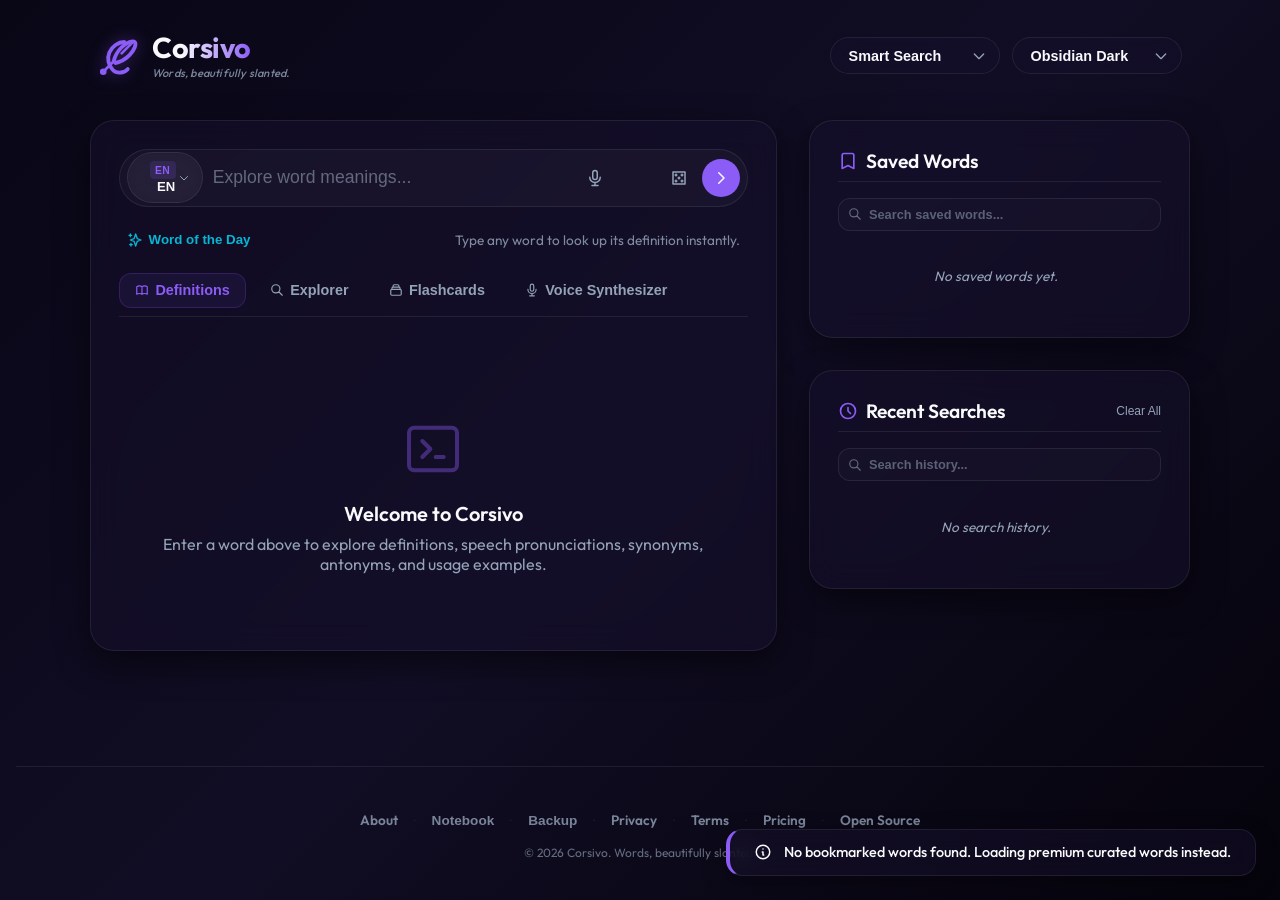
<file: index.html>
<!DOCTYPE html>
<html lang="en">
<head>
    <meta charset="UTF-8">
    <meta name="viewport" content="width=device-width, initial-scale=1.0">
    <title>Corsivo — Words, beautifully slanted.</title>
    <meta name="description" content="Discover word meanings, audio pronunciations, synonyms, and word of the day in Corsivo - a premium, glassmorphic dark-themed app.">
    <link rel="stylesheet" href="styles.css">
    <!-- PWA integration -->
    <link rel="manifest" href="manifest.json">
    <meta name="theme-color" content="#090616">
    <link rel="icon" type="image/svg+xml" href="icon.svg">
    <link rel="apple-touch-icon" href="icon.svg">
</head>
<body>
    <!-- Header -->
    <header>
        <div class="brand">
            <!-- Corsivo Custom SVG Logo (Intertwined Italic C and Quill Pen) -->
            <svg class="brand-icon" viewBox="0 0 24 24" fill="none" stroke="currentColor" stroke-width="2.2" stroke-linecap="round" stroke-linejoin="round" xmlns="http://www.w3.org/2000/svg">
                <!-- Slanted C shape -->
                <path d="M15 4c-3.5 0-7 2.5-8.5 6s-.5 7.5 2 10 7 1.5 8.5-.5" />
                <!-- Slanted Quill Nib & Feather -->
                <path d="M9 15c.5-2.5 2-5.5 4.5-8 3-3 6.5-4 7.5-3s0 4.5-3 7.5c-2.5 2.5-5.5 4-8 4.5z" />
                <path d="M13.5 10.5l6-6" stroke-width="1.5" />
                <!-- Slanted ink draw line -->
                <path d="M9 15l-6 6" stroke-width="1.5" />
                <circle cx="3" cy="21" r="0.8" fill="currentColor" />
            </svg>
            <div class="logo-wrapper">
                <span class="brand-logo">Corsivo</span>
                <span class="brand-tagline">Words, beautifully slanted.</span>
            </div>
        </div>
        <div class="header-controls">
            <!-- Custom API Dropdown Select -->
            <div class="custom-select" id="api-select-container">
                <button class="select-trigger" id="api-select-trigger" aria-haspopup="listbox" aria-expanded="false" aria-label="Select Dictionary Source">
                    <span id="api-select-label">Smart Search</span>
                    <svg class="select-arrow" fill="none" stroke="currentColor" viewBox="0 0 24 24" xmlns="http://www.w3.org/2000/svg">
                        <path stroke-linecap="round" stroke-linejoin="round" stroke-width="2" d="M19 9l-7 7-7-7"></path>
                    </svg>
                </button>
                <ul class="select-options" id="api-select-options" role="listbox">
                    <li data-value="smart" role="option" class="active">Smart Search</li>
                    <li data-value="free" role="option">Free Dictionary</li>
                    <li data-value="wiktionary" role="option">Wiktionary</li>
                    <li data-value="datamuse" role="option">Datamuse</li>
                </ul>
            </div>

            <!-- Custom Theme Dropdown Select -->
            <div class="custom-select" id="theme-select-container">
                <button class="select-trigger" id="theme-select-trigger" aria-haspopup="listbox" aria-expanded="false" aria-label="Select Color Theme">
                    <span id="theme-select-label">Obsidian Dark</span>
                    <svg class="select-arrow" fill="none" stroke="currentColor" viewBox="0 0 24 24" xmlns="http://www.w3.org/2000/svg">
                        <path stroke-linecap="round" stroke-linejoin="round" stroke-width="2" d="M19 9l-7 7-7-7"></path>
                    </svg>
                </button>
                <ul class="select-options" id="theme-select-options" role="listbox">
                    <li data-value="dark" role="option" class="active">Obsidian Dark</li>
                    <li data-value="cyber" role="option">Midnight Cyber</li>
                    <li data-value="emerald" role="option">Emerald Forest</li>
                    <li data-value="sakura" role="option">Sunset Sakura</li>
                    <li data-value="light" role="option">Light Glass</li>
                    <li data-value="sepia" role="option">Sepia Paper</li>
                </ul>
            </div>
        </div>
    </header>

    <!-- Main Layout Wrapper -->
    <div class="app-wrapper">
        <!-- Main Search and Meaning Area -->
        <main class="panel search-container">
            <div class="search-bar-wrapper">
                <!-- Custom Language Dropdown Selector -->
                <div class="custom-select lang-select" id="lang-select-container">
                    <button class="select-trigger lang-trigger" id="lang-select-trigger" aria-haspopup="listbox" aria-expanded="false" aria-label="Select Search Language">
                        <span id="lang-select-label"><span class="lang-code">EN</span> EN</span>
                        <svg class="select-arrow" fill="none" stroke="currentColor" viewBox="0 0 24 24" xmlns="http://www.w3.org/2000/svg">
                            <path stroke-linecap="round" stroke-linejoin="round" stroke-width="2" d="M19 9l-7 7-7-7"></path>
                        </svg>
                    </button>
                    <ul class="select-options lang-options" id="lang-select-options" role="listbox">
                        <li data-value="auto" role="option"><span class="lang-code auto"><svg fill="none" stroke="currentColor" viewBox="0 0 24 24"><path stroke-linecap="round" stroke-linejoin="round" stroke-width="2" d="M5 3v4M3 5h4M6 17v4m-2-2h4m5-16l2.286 6.857L21 12l-5.714 2.143L13 21l-2.286-6.857L5 12l5.714-2.143L13 3z"/></svg></span> Auto Detect</li>
                        <li data-value="en" role="option" class="active"><span class="lang-code">EN</span> English</li>
                        <li data-value="es" role="option"><span class="lang-code">ES</span> Spanish</li>
                        <li data-value="fr" role="option"><span class="lang-code">FR</span> French</li>
                        <li data-value="de" role="option"><span class="lang-code">DE</span> German</li>
                        <li data-value="it" role="option"><span class="lang-code">IT</span> Italian</li>
                        <li data-value="pt-br" role="option"><span class="lang-code">PT</span> Portuguese</li>
                        <li data-value="ru" role="option"><span class="lang-code">RU</span> Russian</li>
                        <li data-value="tr" role="option"><span class="lang-code">TR</span> Turkish</li>
                        <li data-value="ar" role="option"><span class="lang-code">AR</span> Arabic</li>
                        <li data-value="hi" role="option"><span class="lang-code">HI</span> Hindi</li>
                        <li data-value="ja" role="option"><span class="lang-code">JA</span> Japanese</li>
                        <li data-value="zh" role="option"><span class="lang-code">ZH</span> Chinese</li>
                        <li data-value="ko" role="option"><span class="lang-code">KO</span> Korean</li>
                        <li data-value="nl" role="option"><span class="lang-code">NL</span> Dutch</li>
                        <li data-value="pl" role="option"><span class="lang-code">PL</span> Polish</li>
                        <li data-value="sv" role="option"><span class="lang-code">SV</span> Swedish</li>
                    </ul>
                </div>

                <input type="text" id="word" placeholder="Explore word meanings..." aria-label="Search word in dictionary" autocomplete="off">
                
                <div class="input-actions">
                    <!-- Voice Search Microphone -->
                    <button class="voice-btn" id="voice-search-btn" onclick="startVoiceSearch()" title="Voice Search" aria-label="Search by voice">
                        <svg width="18" height="18" fill="none" stroke="currentColor" stroke-width="2" viewBox="0 0 24 24" xmlns="http://www.w3.org/2000/svg">
                            <path stroke-linecap="round" stroke-linejoin="round" stroke-width="2" d="M19 11a7 7 0 01-7 7m0 0a7 7 0 01-7-7m7 7v4m0 0H8m4 0h4m-4-8a3 3 0 01-3-3V5a3 3 0 116 0v6a3 3 0 01-3 3z"></path>
                        </svg>
                    </button>
                    
                    <!-- Clear Input Button -->
                    <button class="clear-btn" id="clear-btn" onclick="clearSearch()" title="Clear search" aria-label="Clear input">
                        <svg width="18" height="18" fill="none" stroke="currentColor" viewBox="0 0 24 24" xmlns="http://www.w3.org/2000/svg">
                            <path stroke-linecap="round" stroke-linejoin="round" stroke-width="2" d="M6 18L18 6M6 6l12 12"></path>
                        </svg>
                    </button>
                    <!-- Random Word Button -->
                    <button class="random-btn" onclick="searchRandomWord()" title="Random Word" aria-label="Get a random word">
                        <!-- Die SVG Icon -->
                        <svg width="18" height="18" fill="none" stroke="currentColor" viewBox="0 0 24 24" xmlns="http://www.w3.org/2000/svg">
                            <path stroke-linecap="round" stroke-linejoin="round" stroke-width="2" d="M4 4h16v16H4V4z"></path>
                            <circle cx="8" cy="8" r="1.5" fill="currentColor"></circle>
                            <circle cx="16" cy="16" r="1.5" fill="currentColor"></circle>
                            <circle cx="12" cy="12" r="1.5" fill="currentColor"></circle>
                            <circle cx="16" cy="8" r="1.5" fill="currentColor"></circle>
                            <circle cx="8" cy="16" r="1.5" fill="currentColor"></circle>
                        </svg>
                    </button>
                    <!-- Submit Search Button -->
                    <button class="search-btn-icon" onclick="getMeaning()" title="Search word" aria-label="Perform search">
                        <svg width="18" height="18" fill="none" stroke="currentColor" viewBox="0 0 24 24" xmlns="http://www.w3.org/2000/svg">
                            <path stroke-linecap="round" stroke-linejoin="round" stroke-width="2" d="M9 5l7 7-7 7"></path>
                        </svg>
                    </button>
                </div>
            </div>

            <!-- Word of the Day Prompt -->
            <div class="quick-tips">
                <button class="word-of-day-btn" onclick="loadWordOfTheDay()">
                    <svg fill="none" stroke="currentColor" viewBox="0 0 24 24" xmlns="http://www.w3.org/2000/svg">
                        <path stroke-linecap="round" stroke-linejoin="round" stroke-width="2" d="M5 3v4M3 5h4M6 17v4m-2-2h4m5-16l2.286 6.857L21 12l-5.714 2.143L13 21l-2.286-6.857L5 12l5.714-2.143L13 3z"></path>
                    </svg>
                    Word of the Day
                </button>
                <span id="quick-tip-text" style="color: var(--text-secondary); opacity: 0.85;">Type any word to look up its definition instantly.</span>
            </div>

            <!-- Result/Feature Tabs -->
            <div class="tabs-header" id="tabs-header">
                <button class="tab-link active" data-tab="definitions" onclick="switchMainTab('definitions')">
                    <svg width="14" height="14" fill="none" stroke="currentColor" stroke-width="2" viewBox="0 0 24 24"><path stroke-linecap="round" stroke-linejoin="round" d="M12 6.253v13m0-13C10.832 5.477 9.246 5 7.5 5S4.168 5.477 3 6.253v13C4.168 18.477 5.754 18 7.5 18s3.332.477 4.5 1.253m0-13C13.168 5.477 14.754 5 16.5 5c1.747 0 3.332.477 4.5 1.253v13C19.832 18.477 18.247 18 16.5 18c-1.746 0-3.332.477-4.5 1.253"/></svg>
                    Definitions
                </button>
                <button class="tab-link" data-tab="explorer" onclick="switchMainTab('explorer')" id="tab-explorer-btn">
                    <svg width="14" height="14" fill="none" stroke="currentColor" stroke-width="2" viewBox="0 0 24 24"><path stroke-linecap="round" stroke-linejoin="round" d="M21 21l-6-6m2-5a7 7 0 11-14 0 7 7 0 0114 0z"/></svg>
                    Explorer
                </button>
                <button class="tab-link" data-tab="flashcards" onclick="switchMainTab('flashcards')">
                    <svg width="14" height="14" fill="none" stroke="currentColor" stroke-width="2" viewBox="0 0 24 24"><path stroke-linecap="round" stroke-linejoin="round" d="M19 11H5m14 0a2 2 0 012 2v6a2 2 0 01-2 2H5a2 2 0 01-2-2v-6a2 2 0 012-2m14 0V9a2 2 0 00-2-2M5 11V9a2 2 0 012-2m0 0V5a2 2 0 012-2h6a2 2 0 012 2v2M7 7h10"/></svg>
                    Flashcards
                </button>
                <button class="tab-link" data-tab="speech" onclick="switchMainTab('speech')">
                    <svg width="14" height="14" fill="none" stroke="currentColor" stroke-width="2" viewBox="0 0 24 24"><path stroke-linecap="round" stroke-linejoin="round" d="M19 11a7 7 0 01-7 7m0 0a7 7 0 01-7-7m7 7v4m0 0H8m4 0h4m-4-8a3 3 0 01-3-3V5a3 3 0 116 0v6a3 3 0 01-3 3z"/></svg>
                    Voice Synthesizer
                </button>
            </div>

            <!-- Tab Panels -->
            <div class="tabs-container">
                <!-- Definitions Tab Panel -->
                <div class="main-tab-content active" id="main-tab-definitions">
                    <div class="result" id="result">
                        <!-- Welcome UI -->
                        <div class="welcome-box">
                            <svg class="welcome-icon" fill="none" stroke="currentColor" viewBox="0 0 24 24" xmlns="http://www.w3.org/2000/svg">
                                <path stroke-linecap="round" stroke-linejoin="round" stroke-width="1.5" d="M8 9l3 3-3 3m5 0h3M5 20h14a2 2 0 002-2V6a2 2 0 00-2-2H5a2 2 0 00-2 2v12a2 2 0 002 2z"></path>
                            </svg>
                            <h3>Welcome to Corsivo</h3>
                            <p>Enter a word above to explore definitions, speech pronunciations, synonyms, antonyms, and usage examples.</p>
                        </div>
                    </div>
                </div>

                <!-- Explorer Tab Panel -->
                <div class="main-tab-content" id="main-tab-explorer">
                    <div class="explorer-placeholder welcome-box">
                        <svg class="welcome-icon" fill="none" stroke="currentColor" viewBox="0 0 24 24" xmlns="http://www.w3.org/2000/svg">
                            <path stroke-linecap="round" stroke-linejoin="round" stroke-width="1.5" d="M11 3.055A9.001 9.001 0 1020.945 13H11V3.055z"></path>
                            <path stroke-linecap="round" stroke-linejoin="round" stroke-width="1.5" d="M20.488 9H15V3.512A9.025 9.025 0 0120.488 9z"></path>
                        </svg>
                        <h3>Word Explorer</h3>
                        <p>Search a word to unlock its semantic network, rhyming dictionary, and audio patterns.</p>
                    </div>
                    <div class="explorer-content" id="explorer-content" style="display: none;"></div>
                </div>

                <!-- Flashcards Tab Panel -->
                <div class="main-tab-content" id="main-tab-flashcards">
                    <div class="flashcards-container">
                        <div class="flashcards-header">
                            <h3>Vocabulary Flashcards</h3>
                            <div class="flashcard-deck-selector">
                                <label>Deck:</label>
                                <div class="inline-custom-select deck-select" id="deck-select-container">
                                    <button class="inline-select-trigger" id="deck-select-trigger" aria-haspopup="listbox" aria-expanded="false">
                                        <span id="deck-select-label">My Bookmarks</span>
                                        <svg class="ics-arrow" fill="none" stroke="currentColor" viewBox="0 0 24 24"><path stroke-linecap="round" stroke-linejoin="round" stroke-width="2.5" d="M19 9l-7 7-7-7"/></svg>
                                    </button>
                                    <ul class="inline-select-options" id="deck-select-options" role="listbox">
                                        <li data-value="bookmarks" role="option" class="active">My Bookmarks</li>
                                        <li data-value="curated" role="option">Premium Vocabulary</li>
                                    </ul>
                                </div>
                            </div>
                        </div>
                        <div class="flashcard-area">
                            <div class="flashcard" id="flashcard" onclick="flipFlashcard()">
                                <div class="flashcard-inner">
                                    <div class="flashcard-front">
                                        <div class="card-side-label">Word</div>
                                        <h4 id="flashcard-word">Explore</h4>
                                        <p class="tap-hint">Tap card to reveal definition</p>
                                    </div>
                                    <div class="flashcard-back">
                                        <div class="card-side-label">Definition</div>
                                        <p id="flashcard-definition">To investigate, look into, or study closely.</p>
                                        <p class="tap-hint">Tap card to see word</p>
                                    </div>
                                </div>
                            </div>
                        </div>
                        <div class="flashcard-controls">
                            <button class="flashcard-btn got-it" onclick="flashcardAnswer(true)">
                                <svg width="16" height="16" fill="none" stroke="currentColor" stroke-width="2.5" viewBox="0 0 24 24"><path stroke-linecap="round" stroke-linejoin="round" d="M5 13l4 4L19 7"/></svg>
                                Know It
                            </button>
                            <button class="flashcard-btn study-more" onclick="flashcardAnswer(false)">
                                <svg width="16" height="16" fill="none" stroke="currentColor" stroke-width="2.5" viewBox="0 0 24 24"><path stroke-linecap="round" stroke-linejoin="round" d="M6 18L18 6M6 6l12 12"/></svg>
                                Review
                            </button>
                        </div>
                        <div class="flashcard-stats">
                            <span id="flashcard-progress">Card 1 of 10</span>
                            <span id="flashcard-score">Score: 0/0</span>
                            <button class="reset-quiz-btn" onclick="initFlashcardGame()">Reset Quiz</button>
                        </div>
                    </div>
                </div>

                <!-- Speech Tab Panel -->
                <div class="main-tab-content" id="main-tab-speech">
                    <div class="speech-controls-panel">
                        <h3>Voice Synthesizer Settings</h3>
                        <p class="subtitle">Customize text-to-speech pronunciations for the dictionary.</p>
                        
                        <div class="speech-setting-row">
                            <label>TTS Voice Accent</label>
                            <div class="inline-custom-select voice-select" id="voice-select-container">
                                <button class="inline-select-trigger" id="voice-select-trigger" aria-haspopup="listbox" aria-expanded="false">
                                    <span id="voice-select-label">Loading voices...</span>
                                    <svg class="ics-arrow" fill="none" stroke="currentColor" viewBox="0 0 24 24"><path stroke-linecap="round" stroke-linejoin="round" stroke-width="2.5" d="M19 9l-7 7-7-7"/></svg>
                                </button>
                                <ul class="inline-select-options" id="voice-select-options" role="listbox"></ul>
                            </div>
                        </div>
                        
                        <div class="speech-setting-row">
                            <label for="pitch-slider">Pitch: <span id="pitch-val">1.0</span></label>
                            <input type="range" id="pitch-slider" min="0.5" max="2" step="0.1" value="1.0" oninput="updatePitchLabel(this.value)">
                        </div>

                        <div class="speech-setting-row">
                            <label for="rate-slider">Speed: <span id="rate-val-tab">1.0x</span></label>
                            <input type="range" id="rate-slider" min="0.5" max="2" step="0.1" value="1.0" oninput="updateRateLabel(this.value)">
                        </div>
                        
                        <button class="test-speech-btn" onclick="testVoiceSynthesis()">
                            <svg width="16" height="16" fill="none" stroke="currentColor" stroke-width="2.5" viewBox="0 0 24 24"><path stroke-linecap="round" stroke-linejoin="round" d="M15.536 8.464a5 5 0 010 7.072m2.828-9.9a9 9 0 010 12.728M5.586 15H4a1 1 0 01-1-1v-4a1 1 0 011-1h1.586l4.707-4.707C10.923 3.663 12 4.109 12 5v14c0 .891-1.077 1.337-1.707.707L5.586 15z"/></svg>
                            Test Voice Accent
                        </button>
                    </div>
                </div>
            </div>
        </main>

        <!-- Sidebar (Bookmarks & History) -->
        <aside class="sidebar">
            <!-- Saved Words Section -->
            <div class="panel">
                <h2 class="sidebar-title">
                    <svg fill="none" stroke="currentColor" viewBox="0 0 24 24" xmlns="http://www.w3.org/2000/svg">
                        <path stroke-linecap="round" stroke-linejoin="round" stroke-width="2" d="M5 5a2 2 0 012-2h10a2 2 0 012 2v16l-7-3.5L5 21V5z"></path>
                    </svg>
                    Saved Words
                </h2>
                <div class="sidebar-search-wrapper">
                    <input type="text" id="bookmarks-search" placeholder="Search saved words..." oninput="filterBookmarks()" class="sidebar-search-input" aria-label="Search saved words">
                    <svg class="sidebar-search-icon" width="14" height="14" fill="none" stroke="currentColor" stroke-width="2" viewBox="0 0 24 24"><path stroke-linecap="round" stroke-linejoin="round" d="M21 21l-6-6m2-5a7 7 0 11-14 0 7 7 0 0114 0z"/></svg>
                </div>
                <ul class="sidebar-list" id="bookmarks-list">
                    <li class="empty-state">No saved words yet. Bookmark words to view them here.</li>
                </ul>
            </div>

            <!-- Recent Searches Section -->
            <div class="panel">
                <h2 class="sidebar-title" style="justify-content: space-between;">
                    <span style="display: flex; align-items: center; gap: 0.5rem;">
                        <svg fill="none" stroke="currentColor" viewBox="0 0 24 24" xmlns="http://www.w3.org/2000/svg">
                            <path stroke-linecap="round" stroke-linejoin="round" stroke-width="2" d="M12 8v4l3 3m6-3a9 9 0 11-18 0 9 9 0 0118 0z"></path>
                        </svg>
                        Recent Searches
                    </span>
                    <button onclick="clearHistory()" style="background: transparent; border: none; color: var(--text-secondary); cursor: pointer; font-size: 0.75rem; font-weight: 500;" id="clear-history-btn" title="Clear all history">Clear All</button>
                </h2>
                <div class="sidebar-search-wrapper">
                    <input type="text" id="history-search" placeholder="Search history..." oninput="filterHistory()" class="sidebar-search-input" aria-label="Search recent history">
                    <svg class="sidebar-search-icon" width="14" height="14" fill="none" stroke="currentColor" stroke-width="2" viewBox="0 0 24 24"><path stroke-linecap="round" stroke-linejoin="round" d="M21 21l-6-6m2-5a7 7 0 11-14 0 7 7 0 0114 0z"/></svg>
                </div>
                <ul class="sidebar-list" id="history-list">
                    <li class="empty-state">No search history.</li>
                </ul>
            </div>
        </aside>
    </div>

    <!-- Custom Modal Dialog System -->
    <div class="modal-overlay" id="custom-modal">
        <div class="modal-card">
            <h3 class="modal-title" id="modal-title">Confirm Action</h3>
            <p class="modal-message" id="modal-message">Are you sure you want to proceed?</p>
            <div class="modal-actions">
                <button class="modal-btn modal-btn-cancel" id="modal-cancel-btn">Cancel</button>
                <button class="modal-btn modal-btn-confirm" id="modal-confirm-btn">Confirm</button>
            </div>
        </div>
    </div>

    <!-- Toast Notifications Container -->
    <div class="toast-container" id="toast-container"></div>

    <!-- Connection Status Widget (Offline/Online Popups) -->
    <div class="connection-widget" id="connection-widget"></div>

    <!-- Tools Modal (Notebook & Backup) -->
    <div class="info-overlay" id="info-modal">
        <div class="info-card">
            <button class="info-close-btn" onclick="closeInfoModal()" aria-label="Close panel">
                <svg width="20" height="20" fill="none" stroke="currentColor" viewBox="0 0 24 24" xmlns="http://www.w3.org/2000/svg">
                    <path stroke-linecap="round" stroke-linejoin="round" stroke-width="2" d="M6 18L18 6M6 6l12 12"></path>
                </svg>
            </button>
            
            <!-- Modal Tabs -->
            <div class="info-tabs">
                <button class="tab-btn active" data-tab="notebook" onclick="switchInfoTab('notebook')">Notebook Manager</button>
                <button class="tab-btn" data-tab="backup" onclick="switchInfoTab('backup')">Backup &amp; Restore</button>
            </div>
            
            <!-- Modal Contents -->
            <div class="info-content-wrapper">
                <!-- Notebook Tab -->
                <div class="tab-content active" id="tab-content-notebook">
                    <h2>Vocabulary Notebook</h2>
                    <p class="subtitle">Search, review, and manage your study notes across all words.</p>
                    <div class="notebook-controls">
                        <input type="text" id="notebook-search" placeholder="Search study notes..." oninput="filterNotebookNotes()" class="sidebar-search-input" style="margin-bottom: 1.5rem;" aria-label="Search study notes">
                    </div>
                    <ul class="notebook-list" id="notebook-list">
                        <li class="empty-state">No notes found. Create custom notes on words to list them here.</li>
                    </ul>
                </div>

                <!-- Backup & Restore Tab -->
                <div class="tab-content" id="tab-content-backup">
                    <h2>Backup &amp; Restore</h2>
                    <p class="subtitle">Import or export your dictionary data (bookmarks, notes, history).</p>
                    <p>Save all your custom vocabulary data, personal comments, and search logs to a JSON file on your local computer, or restore them anytime.</p>
                    
                    <div style="display: flex; gap: 1rem; margin-top: 2rem;">
                        <button onclick="exportData()" class="modal-btn modal-btn-confirm" style="display: flex; align-items: center; gap: 0.5rem; justify-content: center; width: 100%;">
                            <svg width="18" height="18" fill="none" stroke="currentColor" stroke-width="2" viewBox="0 0 24 24" xmlns="http://www.w3.org/2000/svg">
                                <path stroke-linecap="round" stroke-linejoin="round" d="M4 16v1a3 3 0 003 3h10a3 3 0 003-3v-1m-4-4l-4 4m0 0l-4-4m4 4V4"></path>
                            </svg>
                            Export Data (.json)
                        </button>
                        <button onclick="triggerImport()" class="modal-btn modal-btn-cancel" style="display: flex; align-items: center; gap: 0.5rem; justify-content: center; width: 100%; border: 1px dashed var(--border-color);">
                            <svg width="18" height="18" fill="none" stroke="currentColor" stroke-width="2" viewBox="0 0 24 24" xmlns="http://www.w3.org/2000/svg">
                                <path stroke-linecap="round" stroke-linejoin="round" d="M4 16v1a3 3 0 003 3h10a3 3 0 003-3v-1m-4-8l-4-4m0 0L8 8m4-4v12"></path>
                            </svg>
                            Import Data (.json)
                        </button>
                        <input type="file" id="import-file-input" style="display: none;" accept=".json" onchange="importData(event)">
                    </div>
                </div>
            </div>
        </div>
    </div>

    <!-- Footer -->
    <footer>
        <div class="footer-links">
            <a href="about.html">About</a>
            <span class="footer-divider">·</span>
            <button onclick="openInfoModal('notebook')">Notebook</button>
            <span class="footer-divider">·</span>
            <button onclick="openInfoModal('backup')">Backup</button>
            <span class="footer-divider">·</span>
            <a href="privacy.html">Privacy</a>
            <span class="footer-divider">·</span>
            <a href="terms.html">Terms</a>
            <span class="footer-divider">·</span>
            <a href="pricing.html">Pricing</a>
            <span class="footer-divider">·</span>
            <a href="opensource.html">Open Source</a>
        </div>
        <p class="copyright">&copy; 2026 Corsivo. Words, beautifully slanted.</p>
    </footer>

    <!-- Scripts -->
    <script src="script.js"></script>
</body>
</html>
</file>
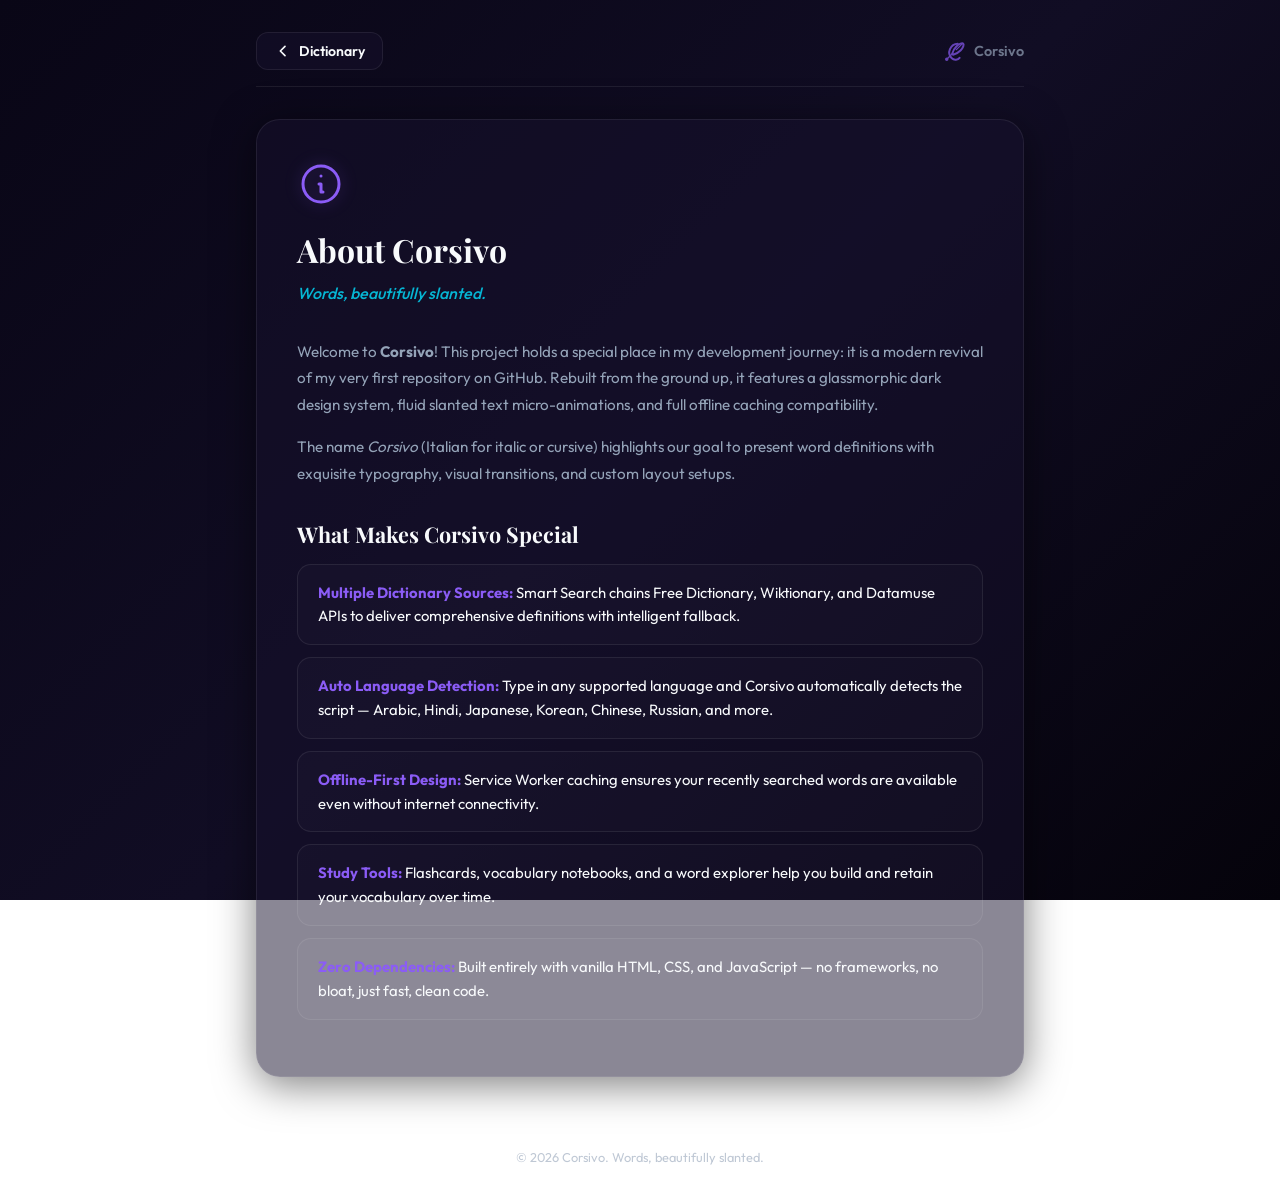
<file: about.html>
<!DOCTYPE html>
<html lang="en">
<head>
    <meta charset="UTF-8">
    <meta name="viewport" content="width=device-width, initial-scale=1.0">
    <title>About — Corsivo</title>
    <meta name="description" content="Learn about Corsivo, a modern revival of a classic dictionary app featuring glassmorphic design, offline caching, and beautiful typography.">
    <link rel="stylesheet" href="styles.css">
    <link rel="manifest" href="manifest.json">
    <meta name="theme-color" content="#090616">
    <link rel="icon" type="image/svg+xml" href="icon.svg">
</head>
<body>
    <div class="page-layout">
        <nav class="page-nav">
            <a href="index.html" class="page-back-btn">
                <svg fill="none" stroke="currentColor" viewBox="0 0 24 24"><path stroke-linecap="round" stroke-linejoin="round" stroke-width="2.5" d="M15 19l-7-7 7-7"/></svg>
                Dictionary
            </a>
            <a href="index.html" class="nav-brand">
                <svg viewBox="0 0 24 24" fill="none" stroke="currentColor" stroke-width="2.2" stroke-linecap="round" stroke-linejoin="round">
                    <path d="M15 4c-3.5 0-7 2.5-8.5 6s-.5 7.5 2 10 7 1.5 8.5-.5" />
                    <path d="M9 15c.5-2.5 2-5.5 4.5-8 3-3 6.5-4 7.5-3s0 4.5-3 7.5c-2.5 2.5-5.5 4-8 4.5z" />
                    <path d="M13.5 10.5l6-6" stroke-width="1.5" />
                    <path d="M9 15l-6 6" stroke-width="1.5" />
                    <circle cx="3" cy="21" r="0.8" fill="currentColor" />
                </svg>
                Corsivo
            </a>
        </nav>

        <div class="page-card">
            <svg class="page-icon" fill="none" stroke="currentColor" viewBox="0 0 24 24">
                <path stroke-linecap="round" stroke-linejoin="round" stroke-width="1.5" d="M13 16h-1v-4h-1m1-4h.01M21 12a9 9 0 11-18 0 9 9 0 0118 0z"/>
            </svg>
            <h1>About Corsivo</h1>
            <p class="page-subtitle">Words, beautifully slanted.</p>

            <p>Welcome to <strong>Corsivo</strong>! This project holds a special place in my development journey: it is a modern revival of my very first repository on GitHub. Rebuilt from the ground up, it features a glassmorphic dark design system, fluid slanted text micro-animations, and full offline caching compatibility.</p>

            <p>The name <em>Corsivo</em> (Italian for italic or cursive) highlights our goal to present word definitions with exquisite typography, visual transitions, and custom layout setups.</p>

            <h2>What Makes Corsivo Special</h2>
            <ul>
                <li><strong>Multiple Dictionary Sources:</strong> Smart Search chains Free Dictionary, Wiktionary, and Datamuse APIs to deliver comprehensive definitions with intelligent fallback.</li>
                <li><strong>Auto Language Detection:</strong> Type in any supported language and Corsivo automatically detects the script — Arabic, Hindi, Japanese, Korean, Chinese, Russian, and more.</li>
                <li><strong>Offline-First Design:</strong> Service Worker caching ensures your recently searched words are available even without internet connectivity.</li>
                <li><strong>Study Tools:</strong> Flashcards, vocabulary notebooks, and a word explorer help you build and retain your vocabulary over time.</li>
                <li><strong>Zero Dependencies:</strong> Built entirely with vanilla HTML, CSS, and JavaScript — no frameworks, no bloat, just fast, clean code.</li>
            </ul>
        </div>

        <div class="page-footer">
            &copy; 2026 Corsivo. Words, beautifully slanted.
        </div>
    </div>

    <script>
        // Load saved theme
        const savedTheme = localStorage.getItem("lexicon_theme") || "dark";
        document.body.className = savedTheme;
    </script>
</body>
</html>
</file>
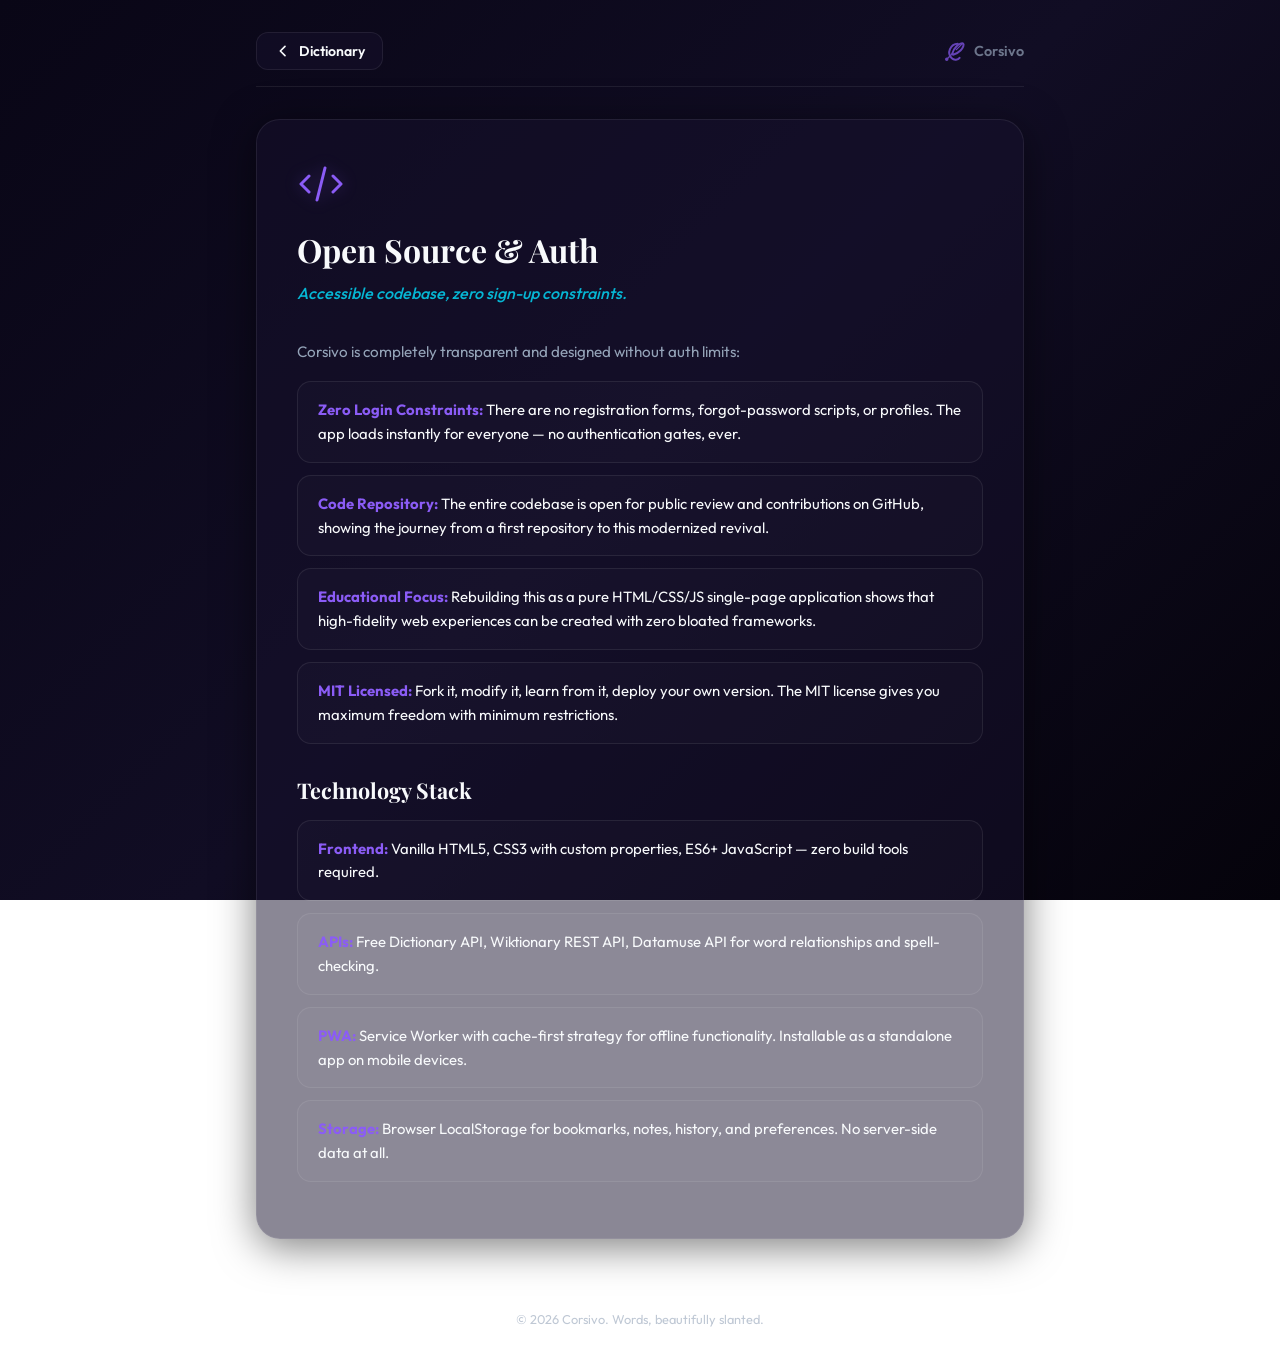
<file: opensource.html>
<!DOCTYPE html>
<html lang="en">
<head>
    <meta charset="UTF-8">
    <meta name="viewport" content="width=device-width, initial-scale=1.0">
    <title>Open Source & Auth — Corsivo</title>
    <meta name="description" content="Corsivo is fully open source with zero login constraints. Accessible codebase under MIT license.">
    <link rel="stylesheet" href="styles.css">
    <link rel="manifest" href="manifest.json">
    <meta name="theme-color" content="#090616">
    <link rel="icon" type="image/svg+xml" href="icon.svg">
</head>
<body>
    <div class="page-layout">
        <nav class="page-nav">
            <a href="index.html" class="page-back-btn">
                <svg fill="none" stroke="currentColor" viewBox="0 0 24 24"><path stroke-linecap="round" stroke-linejoin="round" stroke-width="2.5" d="M15 19l-7-7 7-7"/></svg>
                Dictionary
            </a>
            <a href="index.html" class="nav-brand">
                <svg viewBox="0 0 24 24" fill="none" stroke="currentColor" stroke-width="2.2" stroke-linecap="round" stroke-linejoin="round">
                    <path d="M15 4c-3.5 0-7 2.5-8.5 6s-.5 7.5 2 10 7 1.5 8.5-.5" />
                    <path d="M9 15c.5-2.5 2-5.5 4.5-8 3-3 6.5-4 7.5-3s0 4.5-3 7.5c-2.5 2.5-5.5 4-8 4.5z" />
                    <path d="M13.5 10.5l6-6" stroke-width="1.5" />
                    <path d="M9 15l-6 6" stroke-width="1.5" />
                    <circle cx="3" cy="21" r="0.8" fill="currentColor" />
                </svg>
                Corsivo
            </a>
        </nav>

        <div class="page-card">
            <svg class="page-icon" fill="none" stroke="currentColor" viewBox="0 0 24 24">
                <path stroke-linecap="round" stroke-linejoin="round" stroke-width="1.5" d="M10 20l4-16m4 4l4 4-4 4M6 16l-4-4 4-4"/>
            </svg>
            <h1>Open Source & Auth</h1>
            <p class="page-subtitle">Accessible codebase, zero sign-up constraints.</p>

            <p>Corsivo is completely transparent and designed without auth limits:</p>

            <ul>
                <li><strong>Zero Login Constraints:</strong> There are no registration forms, forgot-password scripts, or profiles. The app loads instantly for everyone — no authentication gates, ever.</li>
                <li><strong>Code Repository:</strong> The entire codebase is open for public review and contributions on GitHub, showing the journey from a first repository to this modernized revival.</li>
                <li><strong>Educational Focus:</strong> Rebuilding this as a pure HTML/CSS/JS single-page application shows that high-fidelity web experiences can be created with zero bloated frameworks.</li>
                <li><strong>MIT Licensed:</strong> Fork it, modify it, learn from it, deploy your own version. The MIT license gives you maximum freedom with minimum restrictions.</li>
            </ul>

            <h2>Technology Stack</h2>
            <ul>
                <li><strong>Frontend:</strong> Vanilla HTML5, CSS3 with custom properties, ES6+ JavaScript — zero build tools required.</li>
                <li><strong>APIs:</strong> Free Dictionary API, Wiktionary REST API, Datamuse API for word relationships and spell-checking.</li>
                <li><strong>PWA:</strong> Service Worker with cache-first strategy for offline functionality. Installable as a standalone app on mobile devices.</li>
                <li><strong>Storage:</strong> Browser LocalStorage for bookmarks, notes, history, and preferences. No server-side data at all.</li>
            </ul>
        </div>

        <div class="page-footer">
            &copy; 2026 Corsivo. Words, beautifully slanted.
        </div>
    </div>

    <script>
        const savedTheme = localStorage.getItem("lexicon_theme") || "dark";
        document.body.className = savedTheme;
    </script>
</body>
</html>
</file>
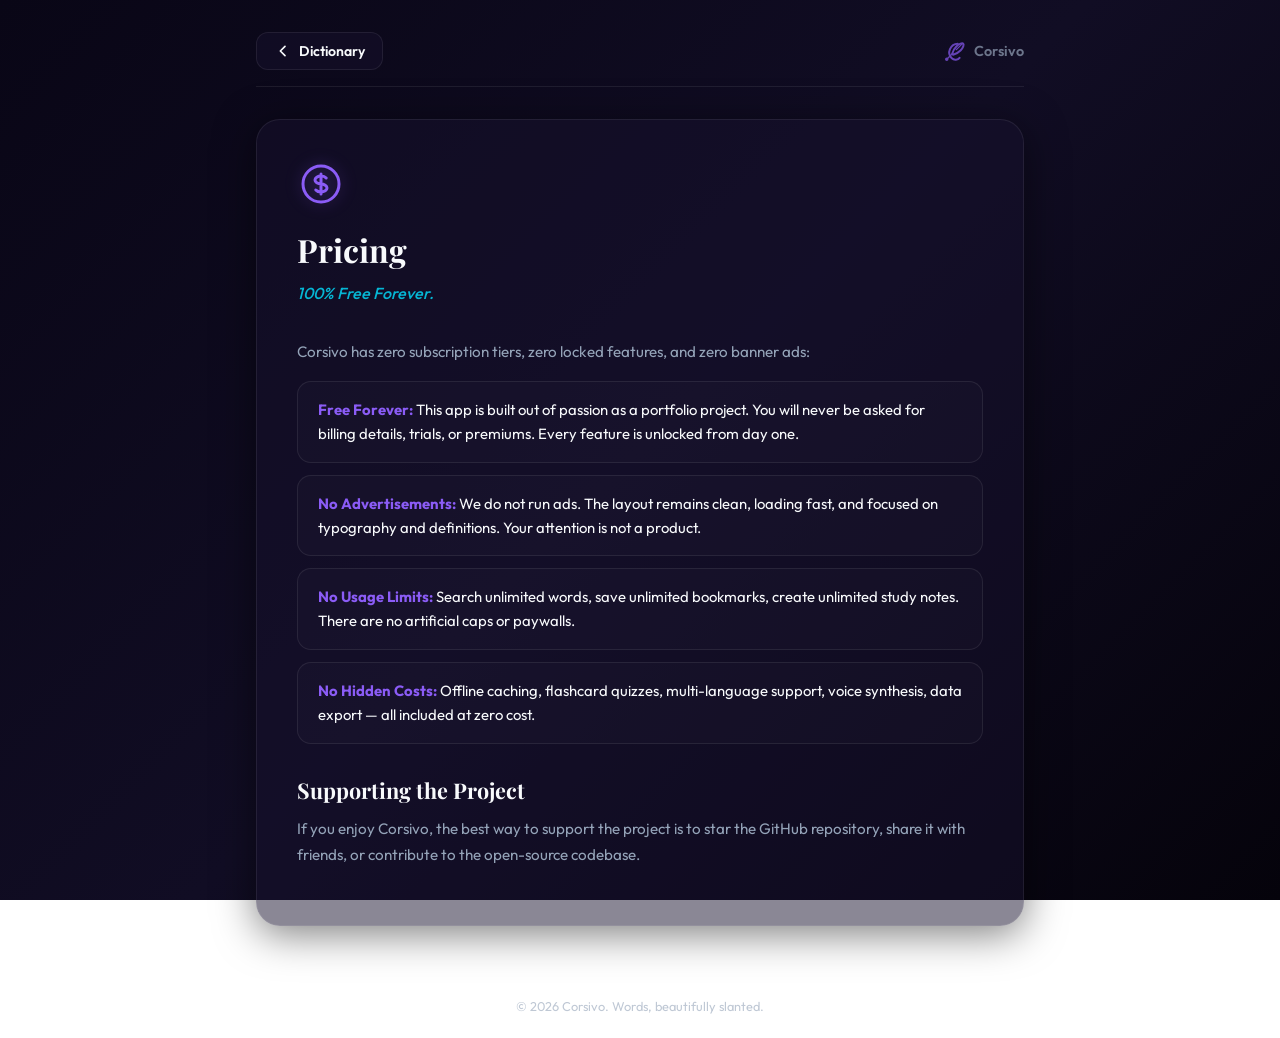
<file: pricing.html>
<!DOCTYPE html>
<html lang="en">
<head>
    <meta charset="UTF-8">
    <meta name="viewport" content="width=device-width, initial-scale=1.0">
    <title>Pricing — Corsivo</title>
    <meta name="description" content="Corsivo is 100% free forever. No subscriptions, no ads, no locked features.">
    <link rel="stylesheet" href="styles.css">
    <link rel="manifest" href="manifest.json">
    <meta name="theme-color" content="#090616">
    <link rel="icon" type="image/svg+xml" href="icon.svg">
</head>
<body>
    <div class="page-layout">
        <nav class="page-nav">
            <a href="index.html" class="page-back-btn">
                <svg fill="none" stroke="currentColor" viewBox="0 0 24 24"><path stroke-linecap="round" stroke-linejoin="round" stroke-width="2.5" d="M15 19l-7-7 7-7"/></svg>
                Dictionary
            </a>
            <a href="index.html" class="nav-brand">
                <svg viewBox="0 0 24 24" fill="none" stroke="currentColor" stroke-width="2.2" stroke-linecap="round" stroke-linejoin="round">
                    <path d="M15 4c-3.5 0-7 2.5-8.5 6s-.5 7.5 2 10 7 1.5 8.5-.5" />
                    <path d="M9 15c.5-2.5 2-5.5 4.5-8 3-3 6.5-4 7.5-3s0 4.5-3 7.5c-2.5 2.5-5.5 4-8 4.5z" />
                    <path d="M13.5 10.5l6-6" stroke-width="1.5" />
                    <path d="M9 15l-6 6" stroke-width="1.5" />
                    <circle cx="3" cy="21" r="0.8" fill="currentColor" />
                </svg>
                Corsivo
            </a>
        </nav>

        <div class="page-card">
            <svg class="page-icon" fill="none" stroke="currentColor" viewBox="0 0 24 24">
                <path stroke-linecap="round" stroke-linejoin="round" stroke-width="1.5" d="M12 8c-1.657 0-3 .895-3 2s1.343 2 3 2 3 .895 3 2-1.343 2-3 2m0-8c1.11 0 2.08.402 2.599 1M12 8V7m0 1v8m0 0v1m0-1c-1.11 0-2.08-.402-2.599-1M21 12a9 9 0 11-18 0 9 9 0 0118 0z"/>
            </svg>
            <h1>Pricing</h1>
            <p class="page-subtitle">100% Free Forever.</p>

            <p>Corsivo has zero subscription tiers, zero locked features, and zero banner ads:</p>

            <ul>
                <li><strong>Free Forever:</strong> This app is built out of passion as a portfolio project. You will never be asked for billing details, trials, or premiums. Every feature is unlocked from day one.</li>
                <li><strong>No Advertisements:</strong> We do not run ads. The layout remains clean, loading fast, and focused on typography and definitions. Your attention is not a product.</li>
                <li><strong>No Usage Limits:</strong> Search unlimited words, save unlimited bookmarks, create unlimited study notes. There are no artificial caps or paywalls.</li>
                <li><strong>No Hidden Costs:</strong> Offline caching, flashcard quizzes, multi-language support, voice synthesis, data export — all included at zero cost.</li>
            </ul>

            <h2>Supporting the Project</h2>
            <p>If you enjoy Corsivo, the best way to support the project is to star the GitHub repository, share it with friends, or contribute to the open-source codebase.</p>
        </div>

        <div class="page-footer">
            &copy; 2026 Corsivo. Words, beautifully slanted.
        </div>
    </div>

    <script>
        const savedTheme = localStorage.getItem("lexicon_theme") || "dark";
        document.body.className = savedTheme;
    </script>
</body>
</html>
</file>
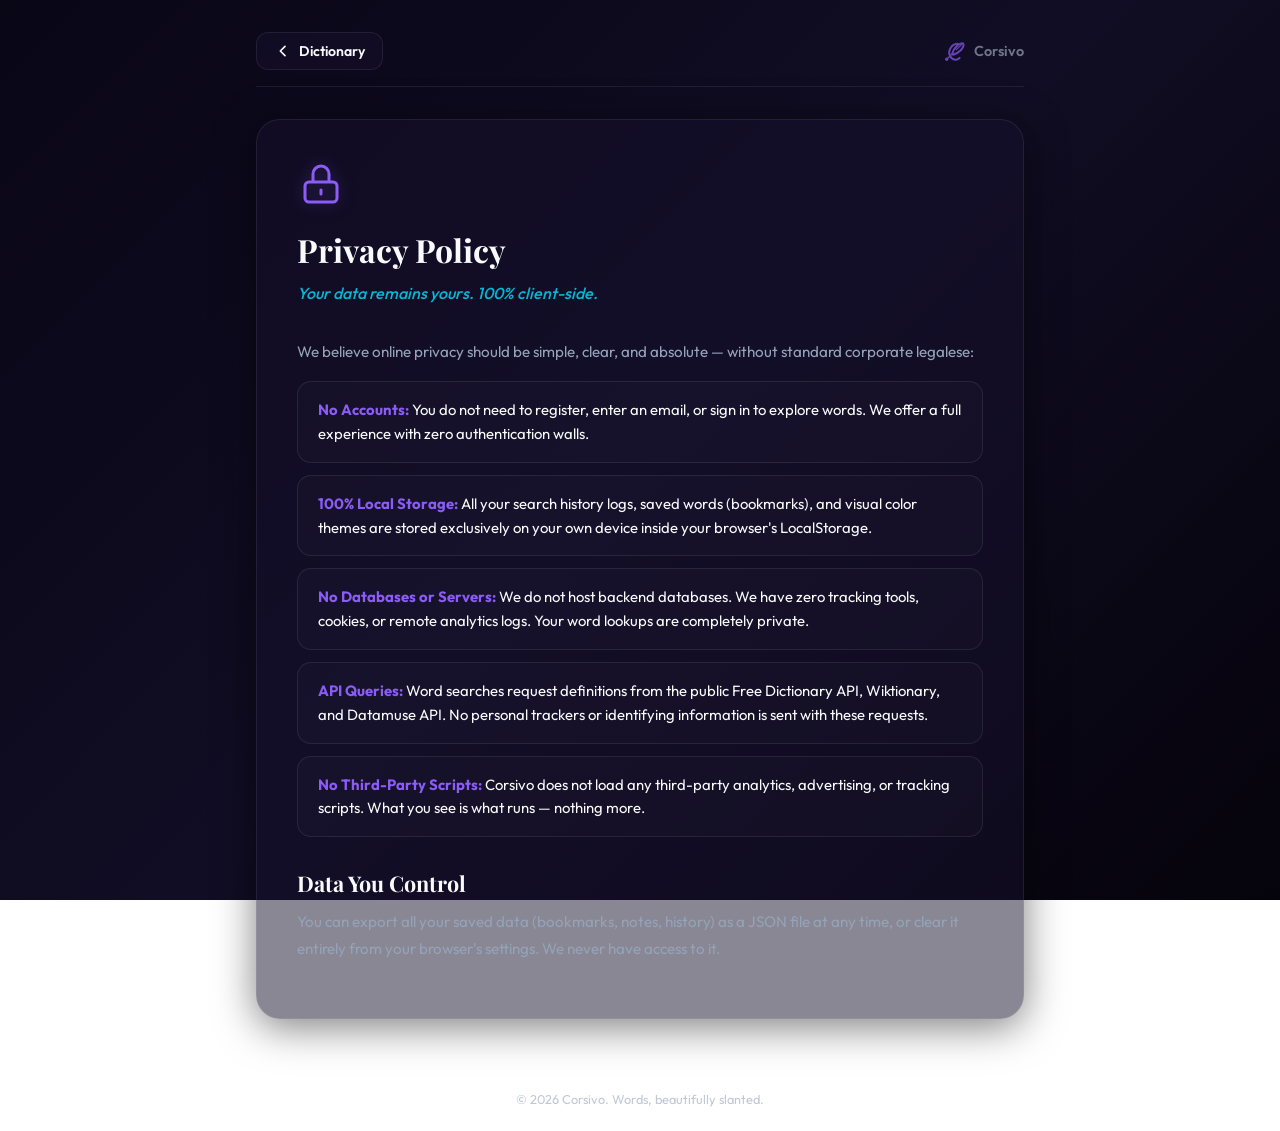
<file: privacy.html>
<!DOCTYPE html>
<html lang="en">
<head>
    <meta charset="UTF-8">
    <meta name="viewport" content="width=device-width, initial-scale=1.0">
    <title>Privacy Policy — Corsivo</title>
    <meta name="description" content="Corsivo Privacy Policy. Your data remains 100% on your device. No accounts, no tracking, no databases.">
    <link rel="stylesheet" href="styles.css">
    <link rel="manifest" href="manifest.json">
    <meta name="theme-color" content="#090616">
    <link rel="icon" type="image/svg+xml" href="icon.svg">
</head>
<body>
    <div class="page-layout">
        <nav class="page-nav">
            <a href="index.html" class="page-back-btn">
                <svg fill="none" stroke="currentColor" viewBox="0 0 24 24"><path stroke-linecap="round" stroke-linejoin="round" stroke-width="2.5" d="M15 19l-7-7 7-7"/></svg>
                Dictionary
            </a>
            <a href="index.html" class="nav-brand">
                <svg viewBox="0 0 24 24" fill="none" stroke="currentColor" stroke-width="2.2" stroke-linecap="round" stroke-linejoin="round">
                    <path d="M15 4c-3.5 0-7 2.5-8.5 6s-.5 7.5 2 10 7 1.5 8.5-.5" />
                    <path d="M9 15c.5-2.5 2-5.5 4.5-8 3-3 6.5-4 7.5-3s0 4.5-3 7.5c-2.5 2.5-5.5 4-8 4.5z" />
                    <path d="M13.5 10.5l6-6" stroke-width="1.5" />
                    <path d="M9 15l-6 6" stroke-width="1.5" />
                    <circle cx="3" cy="21" r="0.8" fill="currentColor" />
                </svg>
                Corsivo
            </a>
        </nav>

        <div class="page-card">
            <svg class="page-icon" fill="none" stroke="currentColor" viewBox="0 0 24 24">
                <path stroke-linecap="round" stroke-linejoin="round" stroke-width="1.5" d="M12 15v2m-6 4h12a2 2 0 002-2v-6a2 2 0 00-2-2H6a2 2 0 00-2 2v6a2 2 0 002 2zm10-10V7a4 4 0 00-8 0v4h8z"/>
            </svg>
            <h1>Privacy Policy</h1>
            <p class="page-subtitle">Your data remains yours. 100% client-side.</p>

            <p>We believe online privacy should be simple, clear, and absolute — without standard corporate legalese:</p>

            <ul>
                <li><strong>No Accounts:</strong> You do not need to register, enter an email, or sign in to explore words. We offer a full experience with zero authentication walls.</li>
                <li><strong>100% Local Storage:</strong> All your search history logs, saved words (bookmarks), and visual color themes are stored exclusively on your own device inside your browser's LocalStorage.</li>
                <li><strong>No Databases or Servers:</strong> We do not host backend databases. We have zero tracking tools, cookies, or remote analytics logs. Your word lookups are completely private.</li>
                <li><strong>API Queries:</strong> Word searches request definitions from the public Free Dictionary API, Wiktionary, and Datamuse API. No personal trackers or identifying information is sent with these requests.</li>
                <li><strong>No Third-Party Scripts:</strong> Corsivo does not load any third-party analytics, advertising, or tracking scripts. What you see is what runs — nothing more.</li>
            </ul>

            <h2>Data You Control</h2>
            <p>You can export all your saved data (bookmarks, notes, history) as a JSON file at any time, or clear it entirely from your browser's settings. We never have access to it.</p>
        </div>

        <div class="page-footer">
            &copy; 2026 Corsivo. Words, beautifully slanted.
        </div>
    </div>

    <script>
        const savedTheme = localStorage.getItem("lexicon_theme") || "dark";
        document.body.className = savedTheme;
    </script>
</body>
</html>
</file>
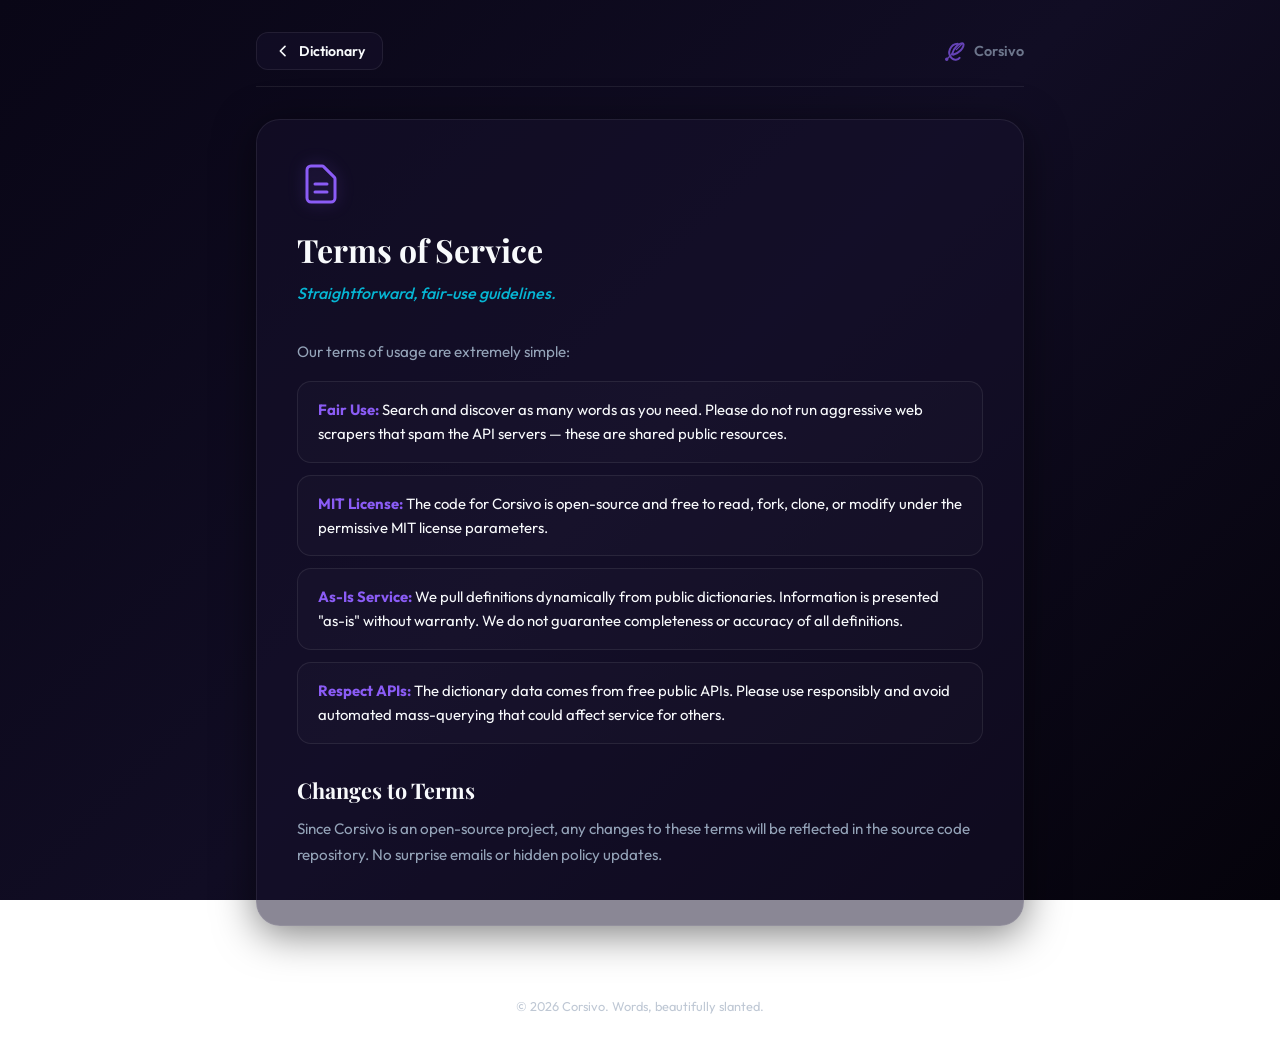
<file: terms.html>
<!DOCTYPE html>
<html lang="en">
<head>
    <meta charset="UTF-8">
    <meta name="viewport" content="width=device-width, initial-scale=1.0">
    <title>Terms of Service — Corsivo</title>
    <meta name="description" content="Corsivo Terms of Service. Fair use, MIT license, open source dictionary app.">
    <link rel="stylesheet" href="styles.css">
    <link rel="manifest" href="manifest.json">
    <meta name="theme-color" content="#090616">
    <link rel="icon" type="image/svg+xml" href="icon.svg">
</head>
<body>
    <div class="page-layout">
        <nav class="page-nav">
            <a href="index.html" class="page-back-btn">
                <svg fill="none" stroke="currentColor" viewBox="0 0 24 24"><path stroke-linecap="round" stroke-linejoin="round" stroke-width="2.5" d="M15 19l-7-7 7-7"/></svg>
                Dictionary
            </a>
            <a href="index.html" class="nav-brand">
                <svg viewBox="0 0 24 24" fill="none" stroke="currentColor" stroke-width="2.2" stroke-linecap="round" stroke-linejoin="round">
                    <path d="M15 4c-3.5 0-7 2.5-8.5 6s-.5 7.5 2 10 7 1.5 8.5-.5" />
                    <path d="M9 15c.5-2.5 2-5.5 4.5-8 3-3 6.5-4 7.5-3s0 4.5-3 7.5c-2.5 2.5-5.5 4-8 4.5z" />
                    <path d="M13.5 10.5l6-6" stroke-width="1.5" />
                    <path d="M9 15l-6 6" stroke-width="1.5" />
                    <circle cx="3" cy="21" r="0.8" fill="currentColor" />
                </svg>
                Corsivo
            </a>
        </nav>

        <div class="page-card">
            <svg class="page-icon" fill="none" stroke="currentColor" viewBox="0 0 24 24">
                <path stroke-linecap="round" stroke-linejoin="round" stroke-width="1.5" d="M9 12h6m-6 4h6m2 5H7a2 2 0 01-2-2V5a2 2 0 012-2h5.586a1 1 0 01.707.293l5.414 5.414a1 1 0 01.293.707V19a2 2 0 01-2 2z"/>
            </svg>
            <h1>Terms of Service</h1>
            <p class="page-subtitle">Straightforward, fair-use guidelines.</p>

            <p>Our terms of usage are extremely simple:</p>

            <ul>
                <li><strong>Fair Use:</strong> Search and discover as many words as you need. Please do not run aggressive web scrapers that spam the API servers — these are shared public resources.</li>
                <li><strong>MIT License:</strong> The code for Corsivo is open-source and free to read, fork, clone, or modify under the permissive MIT license parameters.</li>
                <li><strong>As-Is Service:</strong> We pull definitions dynamically from public dictionaries. Information is presented "as-is" without warranty. We do not guarantee completeness or accuracy of all definitions.</li>
                <li><strong>Respect APIs:</strong> The dictionary data comes from free public APIs. Please use responsibly and avoid automated mass-querying that could affect service for others.</li>
            </ul>

            <h2>Changes to Terms</h2>
            <p>Since Corsivo is an open-source project, any changes to these terms will be reflected in the source code repository. No surprise emails or hidden policy updates.</p>
        </div>

        <div class="page-footer">
            &copy; 2026 Corsivo. Words, beautifully slanted.
        </div>
    </div>

    <script>
        const savedTheme = localStorage.getItem("lexicon_theme") || "dark";
        document.body.className = savedTheme;
    </script>
</body>
</html>
</file>
<file: styles.css>
/* Modern Dark Dictionary App Stylesheet */

@import url('https://fonts.googleapis.com/css2?family=Outfit:wght@300;400;500;600;700&family=Playfair+Display:ital,wght@0,500;0,700;1,500&display=swap');

html {
    scroll-behavior: smooth;
}

:root {
    /* DEFAULT: Obsidian Dark */
    --bg-gradient: linear-gradient(135deg, #090616 0%, #110d24 50%, #05030b 100%);
    --bg-card: rgba(22, 17, 45, 0.5);
    --bg-card-hover: rgba(30, 24, 60, 0.7);
    --border-color: rgba(255, 255, 255, 0.08);
    --border-focus: rgba(139, 92, 246, 0.5);
    --text-primary: #f8fafc;
    --text-secondary: #94a3b8;
    --accent-color: #8b5cf6; /* Indigo-violet */
    --accent-hover: #a78bfa;
    --accent-glow: rgba(139, 92, 246, 0.35);
    --accent-secondary: #06b6d4; /* Cyan */
    --accent-sec-hover: #22d3ee;
    --shadow-color: rgba(0, 0, 0, 0.5);
    --success-color: #10b981;
    --error-color: #ef4444;
    --transition-speed: 0.3s;
    --font-sans: 'Outfit', sans-serif;
    --font-serif: 'Playfair Display', serif;
}

/* Theme: Midnight Cyber */
body.cyber, html.cyber {
    --bg-gradient: linear-gradient(135deg, #060814 0%, #0b132b 50%, #020308 100%);
    --bg-card: rgba(15, 23, 42, 0.6);
    --bg-card-hover: rgba(30, 41, 59, 0.85);
    --border-color: rgba(6, 182, 212, 0.15);
    --border-focus: rgba(6, 182, 212, 0.6);
    --text-primary: #e2e8f0;
    --text-secondary: #64748b;
    --accent-color: #06b6d4; /* Neon Cyan */
    --accent-hover: #22d3ee;
    --accent-glow: rgba(6, 182, 212, 0.45);
    --accent-secondary: #ec4899; /* Hot Pink */
    --accent-sec-hover: #f472b6;
    --shadow-color: rgba(6, 182, 212, 0.1);
}

/* Theme: Light Glass */
body.light, html.light {
    --bg-gradient: linear-gradient(135deg, #f8fafc 0%, #f1f5f9 50%, #e2e8f0 100%);
    --bg-card: rgba(255, 255, 255, 0.7);
    --bg-card-hover: rgba(255, 255, 255, 0.9);
    --border-color: rgba(15, 23, 42, 0.08);
    --border-focus: rgba(99, 102, 241, 0.5);
    --text-primary: #0f172a;
    --text-secondary: #475569;
    --accent-color: #4f46e5; /* Electric Indigo */
    --accent-hover: #4338ca;
    --accent-glow: rgba(79, 70, 229, 0.2);
    --accent-secondary: #0ea5e9; /* Sky Blue */
    --accent-sec-hover: #38bdf8;
    --shadow-color: rgba(15, 23, 42, 0.08);
}

/* Theme: Sepia Paper */
body.sepia, html.sepia {
    --bg-gradient: linear-gradient(135deg, #f4ecd8 0%, #ece2c6 50%, #dfd3b3 100%);
    --bg-card: rgba(255, 254, 250, 0.6);
    --bg-card-hover: rgba(255, 254, 250, 0.85);
    --border-color: rgba(139, 92, 26, 0.12);
    --border-focus: rgba(180, 83, 9, 0.5);
    --text-primary: #2b1f13;
    --text-secondary: #6e5843;
    --accent-color: #b45309; /* Warm Amber */
    --accent-hover: #92400e;
    --accent-glow: rgba(180, 83, 9, 0.25);
    --accent-secondary: #15803d; /* Forest Green */
    --accent-sec-hover: #166534;
    --shadow-color: rgba(139, 92, 26, 0.08);
}

/* Theme: Emerald Forest */
body.emerald, html.emerald {
    --bg-gradient: linear-gradient(135deg, #022c22 0%, #064e3b 50%, #02140f 100%);
    --bg-card: rgba(6, 78, 59, 0.45);
    --bg-card-hover: rgba(4, 120, 87, 0.7);
    --border-color: rgba(52, 211, 153, 0.15);
    --border-focus: rgba(52, 211, 153, 0.6);
    --text-primary: #ecfdf5;
    --text-secondary: #a7f3d0;
    --accent-color: #34d399; /* Emerald */
    --accent-hover: #059669;
    --accent-glow: rgba(52, 211, 153, 0.4);
    --accent-secondary: #fbbf24; /* Amber */
    --accent-sec-hover: #f59e0b;
    --shadow-color: rgba(2, 44, 34, 0.5);
}

/* Theme: Sunset Sakura */
body.sakura, html.sakura {
    --bg-gradient: linear-gradient(135deg, #1c0f1d 0%, #311536 50%, #0f0511 100%);
    --bg-card: rgba(63, 29, 70, 0.45);
    --bg-card-hover: rgba(94, 43, 104, 0.7);
    --border-color: rgba(244, 114, 182, 0.2);
    --border-focus: rgba(244, 114, 182, 0.65);
    --text-primary: #fdf2f8;
    --text-secondary: #fbcfe8;
    --accent-color: #f472b6; /* Sakura Pink */
    --accent-hover: #db2777;
    --accent-glow: rgba(244, 114, 182, 0.4);
    --accent-secondary: #a78bfa; /* Violet */
    --accent-sec-hover: #c084fc;
    --shadow-color: rgba(28, 15, 29, 0.5);
}


/* Global Reset */
* {
    box-sizing: border-box;
    margin: 0;
    padding: 0;
}

body {
    font-family: var(--font-sans);
    background: var(--bg-gradient) no-repeat;
    background-attachment: fixed;
    background-size: cover;
    color: var(--text-primary);
    min-height: 100vh;
    display: flex;
    flex-direction: column;
    align-items: center;
    justify-content: flex-start;
    padding: 2rem 1rem 0 1rem;
    overflow-x: hidden;
    transition: background var(--transition-speed) ease, color var(--transition-speed) ease;
    opacity: 0;
    animation: startupIntro 0.8s cubic-bezier(0.16, 1, 0.3, 1) forwards;
}

/* Scrollbar Customization */
::-webkit-scrollbar {
    width: 8px;
}
::-webkit-scrollbar-track {
    background: transparent;
}
::-webkit-scrollbar-thumb {
    background: var(--border-color);
    border-radius: 4px;
}
::-webkit-scrollbar-thumb:hover {
    background: var(--accent-color);
}

/* Layout Wrapper */
.app-wrapper {
    width: 100%;
    max-width: 1100px;
    display: grid;
    grid-template-columns: 1fr;
    gap: 2rem;
    position: relative;
    margin-top: 1rem;
    margin-bottom: 4rem; /* Minimum spacing above footer */
}

@media (min-width: 900px) {
    .app-wrapper {
        grid-template-columns: 1.8fr 1fr;
    }
}

/* Header Container */
header {
    width: 100%;
    max-width: 1100px;
    display: flex;
    justify-content: space-between;
    align-items: center;
    margin-bottom: 1.5rem;
    padding: 0 0.5rem;
}

.brand {
    display: flex;
    align-items: center;
    gap: 0.75rem;
}

.brand-icon {
    width: 42px;
    height: 42px;
    color: var(--accent-color);
    filter: drop-shadow(0 0 8px var(--accent-glow));
    transition: transform var(--transition-speed) ease;
}

.brand:hover .brand-icon {
    transform: rotate(-10deg) scale(1.1);
}

.logo-wrapper {
    display: flex;
    flex-direction: column;
    align-items: flex-start;
}

.brand-logo {
    font-size: 1.8rem;
    font-weight: 700;
    letter-spacing: -0.5px;
    background: linear-gradient(to right, var(--text-primary) 30%, var(--accent-color) 100%);
    -webkit-background-clip: text;
    -webkit-text-fill-color: transparent;
    font-family: var(--font-sans);
    line-height: 1.1;
}

.brand-tagline {
    font-size: 0.7rem;
    font-weight: 500;
    font-style: italic;
    color: var(--text-secondary);
    opacity: 0.8;
    margin-top: 2px;
    letter-spacing: 0.2px;
}

.header-controls {
    display: flex;
    align-items: center;
    gap: 0.75rem;
}

/* Theme Dropdown */
.theme-selector-wrapper {
    position: relative;
}

select#theme-selector {
    appearance: none;
    background: var(--bg-card);
    border: 1px solid var(--border-color);
    color: var(--text-primary);
    padding: 0.6rem 2.2rem 0.6rem 1rem;
    font-size: 0.9rem;
    font-weight: 500;
    border-radius: 20px;
    cursor: pointer;
    transition: all var(--transition-speed) ease;
    backdrop-filter: blur(10px);
    -webkit-backdrop-filter: blur(10px);
}

select#theme-selector:focus, select#theme-selector:hover {
    border-color: var(--border-focus);
    box-shadow: 0 0 10px var(--accent-glow);
    outline: none;
}

.select-arrow {
    position: absolute;
    right: 12px;
    top: 50%;
    transform: translateY(-50%);
    pointer-events: none;
    width: 16px;
    height: 16px;
    color: var(--text-secondary);
}

/* Glassmorphic Panel Styles */
.panel {
    background: var(--bg-card);
    border: 1px solid var(--border-color);
    border-radius: 24px;
    padding: 1.75rem;
    box-shadow: 0 12px 32px var(--shadow-color);
    backdrop-filter: blur(16px);
    -webkit-backdrop-filter: blur(16px);
    transition: transform var(--transition-speed) ease, border-color var(--transition-speed) ease, box-shadow var(--transition-speed) ease, background var(--transition-speed) ease, background-color var(--transition-speed) ease, color var(--transition-speed) ease;
}

.panel:hover {
    border-color: rgba(255, 255, 255, 0.12);
}

/* Main Area Container */
.search-container {
    display: flex;
    flex-direction: column;
    gap: 1.5rem;
}

/* Input & Search Controls */
.search-bar-wrapper {
    position: relative;
    display: flex;
    align-items: center;
    width: 100%;
}

.search-icon {
    position: absolute;
    left: 18px;
    width: 20px;
    height: 20px;
    color: var(--text-secondary);
    pointer-events: none;
    transition: color var(--transition-speed) ease;
}

input#word {
    width: 100%;
    padding: 1.1rem 3.5rem 1.1rem 5.8rem; /* Clear language selector absolute placement */
    font-size: 1.1rem;
    font-weight: 400;
    border-radius: 99px;
    border: 1px solid var(--border-color);
    background: rgba(255, 255, 255, 0.03);
    color: var(--text-primary);
    transition: all var(--transition-speed) ease;
}

.search-bar-wrapper:focus-within .search-icon {
    color: var(--accent-color);
}

input#word:focus {
    border-color: var(--border-focus);
    background: rgba(255, 255, 255, 0.05);
    box-shadow: 0 0 20px var(--accent-glow);
    outline: none;
}

input#word::placeholder {
    color: var(--text-secondary);
    opacity: 0.6;
}

/* Search buttons inside input wrapper */
.input-actions {
    position: absolute;
    right: 8px;
    display: flex;
    align-items: center;
    gap: 0.25rem;
}

.clear-btn, .random-btn, .search-btn-icon {
    background: transparent;
    border: none;
    border-radius: 50%;
    width: 38px;
    height: 38px;
    display: flex;
    align-items: center;
    justify-content: center;
    color: var(--text-secondary);
    cursor: pointer;
    transition: all 0.2s cubic-bezier(0.4, 0, 0.2, 1);
}

.clear-btn {
    opacity: 0;
    visibility: hidden;
}

.clear-btn.visible {
    opacity: 1;
    visibility: visible;
}

.clear-btn:hover {
    color: var(--error-color);
    background: rgba(239, 68, 68, 0.1);
}

.random-btn:hover {
    color: var(--accent-secondary);
    background: rgba(6, 182, 212, 0.1);
    transform: rotate(45deg);
}

.search-btn-icon {
    color: var(--text-primary);
    background: var(--accent-color);
}

.search-btn-icon:hover {
    background: var(--accent-hover);
    transform: scale(1.05);
    box-shadow: 0 0 12px var(--accent-glow);
}

/* Word of the Day & Quick Suggestions */
.quick-tips {
    display: flex;
    flex-wrap: wrap;
    justify-content: space-between;
    align-items: center;
    gap: 0.75rem;
    padding: 0 0.5rem;
    font-size: 0.85rem;
}

.word-of-day-btn {
    background: transparent;
    border: none;
    color: var(--accent-secondary);
    cursor: pointer;
    font-weight: 600;
    display: flex;
    align-items: center;
    gap: 0.35rem;
    transition: color var(--transition-speed) ease;
}

.word-of-day-btn:hover {
    color: var(--accent-sec-hover);
    text-decoration: underline;
}

.word-of-day-btn svg {
    width: 16px;
    height: 16px;
}

/* Result Styles */
.result {
    margin-top: 0.5rem;
    min-height: 200px;
    position: relative;
}

.welcome-box {
    display: flex;
    flex-direction: column;
    align-items: center;
    justify-content: center;
    text-align: center;
    padding: 3rem 1rem;
    color: var(--text-secondary);
}

.welcome-icon {
    width: 64px;
    height: 64px;
    margin-bottom: 1.25rem;
    color: var(--accent-color);
    opacity: 0.4;
    animation: float 4s ease-in-out infinite;
}

@keyframes float {
    0%, 100% { transform: translateY(0); }
    50% { transform: translateY(-8px); }
}

.welcome-box h3 {
    color: var(--text-primary);
    margin-bottom: 0.5rem;
    font-weight: 600;
    font-size: 1.25rem;
}

/* Shimmer Loading Skeleton */
.skeleton-wrapper {
    display: flex;
    flex-direction: column;
    gap: 1.5rem;
    animation: fadeIn 0.4s ease-out;
}

.skeleton-title {
    height: 36px;
    width: 50%;
    background: linear-gradient(90deg, rgba(255,255,255,0.03) 25%, rgba(255,255,255,0.08) 50%, rgba(255,255,255,0.03) 75%);
    background-size: 200% 100%;
    animation: shimmer 1.5s infinite linear;
    border-radius: 8px;
}

.skeleton-meta {
    height: 20px;
    width: 30%;
    background: linear-gradient(90deg, rgba(255,255,255,0.03) 25%, rgba(255,255,255,0.08) 50%, rgba(255,255,255,0.03) 75%);
    background-size: 200% 100%;
    animation: shimmer 1.5s infinite linear;
    border-radius: 6px;
}

.skeleton-body {
    height: 100px;
    width: 100%;
    background: linear-gradient(90deg, rgba(255,255,255,0.03) 25%, rgba(255,255,255,0.08) 50%, rgba(255,255,255,0.03) 75%);
    background-size: 200% 100%;
    animation: shimmer 1.5s infinite linear;
    border-radius: 12px;
}

@keyframes shimmer {
    0% { background-position: -200% 0; }
    100% { background-position: 200% 0; }
}

/* Active Definition Display */
.word-header-container {
    display: flex;
    justify-content: space-between;
    align-items: center;
    border-bottom: 1px solid var(--border-color);
    padding-bottom: 1.25rem;
    margin-bottom: 1.5rem;
}

.word-info h2 {
    font-family: var(--font-serif);
    font-size: 2.5rem;
    font-weight: 700;
    line-height: 1.2;
    margin-bottom: 0.35rem;
    word-break: break-word;
}

.phonetic-wrapper {
    display: flex;
    align-items: center;
    gap: 0.75rem;
}

.phonetic-text {
    font-size: 1.05rem;
    color: var(--accent-secondary);
    font-weight: 500;
}

.audio-btn {
    background: rgba(6, 182, 212, 0.1);
    border: none;
    color: var(--accent-secondary);
    width: 32px;
    height: 32px;
    border-radius: 50%;
    display: inline-flex;
    align-items: center;
    justify-content: center;
    cursor: pointer;
    transition: all 0.2s ease;
}

.audio-btn:hover {
    background: var(--accent-secondary);
    color: #000;
    transform: scale(1.1);
}

.audio-btn.playing {
    animation: pulseAudio 1s infinite alternate;
}

@keyframes pulseAudio {
    0% { transform: scale(1); box-shadow: 0 0 0 0 rgba(6, 182, 212, 0.4); }
    100% { transform: scale(1.1); box-shadow: 0 0 10px 4px rgba(6, 182, 212, 0.2); }
}

.word-actions {
    display: flex;
    gap: 0.5rem;
}

.action-btn {
    background: var(--bg-card);
    border: 1px solid var(--border-color);
    color: var(--text-secondary);
    width: 44px;
    height: 44px;
    border-radius: 50%;
    display: flex;
    align-items: center;
    justify-content: center;
    cursor: pointer;
    transition: all 0.2s ease;
}

.action-btn:hover {
    color: var(--text-primary);
    border-color: var(--border-focus);
    transform: scale(1.05);
}

.action-btn.active {
    color: #e11d48; /* Red heart or yellow bookmark fill */
    background: rgba(225, 29, 72, 0.1);
    border-color: rgba(225, 29, 72, 0.3);
}

.action-btn.bookmarked {
    color: #eab308; /* Yellow star */
    background: rgba(234, 179, 8, 0.1);
    border-color: rgba(234, 179, 8, 0.3);
}

/* Meaning Categories */
.pos-container {
    margin-bottom: 2rem;
    animation: slideUp 0.3s ease-out;
}

@keyframes slideUp {
    from { opacity: 0; transform: translateY(15px); }
    to { opacity: 1; transform: translateY(0); }
}

.pos-header {
    display: flex;
    align-items: center;
    gap: 1rem;
    margin-bottom: 1.1rem;
}

.pos-title {
    font-size: 1.1rem;
    font-weight: 700;
    text-transform: uppercase;
    letter-spacing: 1px;
    color: var(--accent-color);
}

.pos-line {
    flex-grow: 1;
    height: 1px;
    background: var(--border-color);
}

/* Definitions Cards */
.definitions-list {
    list-style: none;
    display: flex;
    flex-direction: column;
    gap: 1rem;
}

.definition-item {
    background: rgba(255, 255, 255, 0.02);
    border: 1px solid var(--border-color);
    padding: 1.2rem;
    border-radius: 16px;
    transition: background 0.2s ease, border-color 0.2s ease;
}

.definition-item:hover {
    background: rgba(255, 255, 255, 0.04);
    border-color: rgba(255, 255, 255, 0.12);
}

.definition-text {
    font-size: 1.05rem;
    line-height: 1.5;
    margin-bottom: 0.5rem;
}

.definition-text::before {
    content: "•";
    color: var(--accent-color);
    font-weight: bold;
    display: inline-block;
    width: 1rem;
    margin-left: -0.5rem;
}

.example-text {
    font-size: 0.95rem;
    color: var(--text-secondary);
    font-style: italic;
    border-left: 2px solid var(--accent-secondary);
    padding-left: 0.75rem;
    margin-top: 0.5rem;
}

/* Synonyms & Antonyms */
.thesaurus-container {
    margin-top: 1.25rem;
    display: flex;
    flex-direction: column;
    gap: 0.75rem;
    padding-top: 1rem;
    border-top: 1px dashed var(--border-color);
}

.thesaurus-row {
    display: flex;
    flex-wrap: wrap;
    align-items: center;
    gap: 0.5rem;
}

.thesaurus-label {
    font-size: 0.9rem;
    font-weight: 600;
    color: var(--text-secondary);
    min-width: 80px;
}

.tags-list {
    display: flex;
    flex-wrap: wrap;
    gap: 0.4rem;
}

.tag {
    font-size: 0.85rem;
    background: rgba(255, 255, 255, 0.04);
    border: 1px solid var(--border-color);
    color: var(--text-primary);
    padding: 0.25rem 0.75rem;
    border-radius: 12px;
    cursor: pointer;
    transition: all 0.2s ease;
}

.tag:hover {
    background: var(--accent-color);
    color: #fff;
    border-color: var(--accent-color);
    transform: translateY(-1px);
    box-shadow: 0 4px 8px var(--accent-glow);
}

/* Sidebar Sections (Bookmarks & History) */
.sidebar {
    display: flex;
    flex-direction: column;
    gap: 2rem;
}

.sidebar-title {
    font-size: 1.2rem;
    font-weight: 600;
    display: flex;
    align-items: center;
    gap: 0.5rem;
    margin-bottom: 1rem;
    border-bottom: 1px solid var(--border-color);
    padding-bottom: 0.5rem;
}

.sidebar-title svg {
    width: 20px;
    height: 20px;
    color: var(--accent-color);
}

.sidebar-list {
    list-style: none;
    max-height: 220px;
    overflow-y: auto;
    overflow-x: hidden;
    display: flex;
    flex-direction: column;
    gap: 0.5rem;
    padding-right: 6px;
}

.sidebar-item {
    display: flex;
    justify-content: space-between;
    align-items: center;
    padding: 0.6rem 0.85rem;
    background: rgba(255, 255, 255, 0.02);
    border: 1px solid var(--border-color);
    border-radius: 12px;
    font-size: 0.95rem;
    transition: all 0.2s ease;
    cursor: pointer;
}

.sidebar-item:hover {
    background: rgba(255, 255, 255, 0.05);
    border-color: var(--border-focus);
}

.sidebar-item-text {
    flex-grow: 1;
    font-weight: 500;
    transition: transform 0.2s ease;
}

.sidebar-item:hover .sidebar-item-text {
    transform: translateX(4px);
}

.sidebar-item-action {
    background: transparent;
    border: none;
    color: var(--text-secondary);
    cursor: pointer;
    padding: 4px;
    border-radius: 4px;
    display: flex;
    align-items: center;
    justify-content: center;
    transition: all 0.2s ease;
}

.sidebar-item-action:hover {
    color: var(--error-color);
    background: rgba(239, 68, 68, 0.1);
}

.empty-state {
    font-size: 0.85rem;
    color: var(--text-secondary);
    font-style: italic;
    padding: 1.5rem 0.5rem;
    text-align: center;
}

/* Toast System */
.toast-container {
    position: fixed;
    bottom: 24px;
    right: 24px;
    z-index: 9999;
    display: flex;
    flex-direction: column;
    gap: 0.5rem;
}

.toast {
    background: var(--bg-card);
    border: 1px solid var(--border-color);
    color: var(--text-primary);
    padding: 0.85rem 1.5rem;
    border-radius: 16px;
    box-shadow: 0 8px 24px rgba(0, 0, 0, 0.3);
    font-size: 0.9rem;
    font-weight: 500;
    display: flex;
    align-items: center;
    gap: 0.75rem;
    backdrop-filter: blur(12px);
    border-left: 4px solid var(--accent-color);
    animation: toastIn 0.3s cubic-bezier(0.16, 1, 0.3, 1) forwards;
}

@keyframes toastIn {
    from { transform: translateY(20px) scale(0.9); opacity: 0; }
    to { transform: translateY(0) scale(1); opacity: 1; }
}

.toast.toast-error {
    border-left-color: var(--error-color);
}

.toast.toast-success {
    border-left-color: var(--success-color);
}

.toast.toast-out {
    animation: toastOut 0.3s ease-in forwards;
}

@keyframes toastOut {
    to { transform: translateY(-20px) scale(0.9); opacity: 0; }
}

/* Error/Not Found screen */
.error-box {
    display: flex;
    flex-direction: column;
    align-items: center;
    justify-content: center;
    text-align: center;
    padding: 3rem 1rem;
    animation: fadeIn 0.4s ease-out;
}

.error-icon {
    width: 64px;
    height: 64px;
    color: var(--error-color);
    margin-bottom: 1.25rem;
    opacity: 0.75;
}

.error-box h3 {
    font-size: 1.4rem;
    margin-bottom: 0.5rem;
    color: var(--text-primary);
}

.error-box p {
    color: var(--text-secondary);
    max-width: 340px;
    line-height: 1.5;
}

/* Animations */
@keyframes fadeIn {
    from { opacity: 0; }
    to { opacity: 1; }
}

/* Footer styling removed from duplicate definition - merged below */

/* --- CUSTOM COMPONENT STYLES --- */

/* Custom Dropdown Select */
.custom-select {
    position: relative;
    width: 170px;
    user-select: none;
}

.select-trigger {
    width: 100%;
    background: var(--bg-card);
    border: 1px solid var(--border-color);
    color: var(--text-primary);
    padding: 0.6rem 1.1rem;
    font-size: 0.9rem;
    font-weight: 550;
    border-radius: 20px;
    cursor: pointer;
    display: flex;
    justify-content: space-between;
    align-items: center;
    transition: all var(--transition-speed) ease;
    backdrop-filter: blur(12px);
    -webkit-backdrop-filter: blur(12px);
}

.select-trigger:hover, .select-trigger:focus {
    border-color: var(--border-focus);
    box-shadow: 0 0 12px var(--accent-glow);
    outline: none;
}

.select-trigger .select-arrow {
    width: 16px;
    height: 16px;
    color: var(--text-secondary);
    transition: transform 0.25s cubic-bezier(0.4, 0, 0.2, 1);
    margin-left: 0.5rem;
}

.custom-select.open .select-arrow {
    transform: rotate(180deg);
    color: var(--accent-color);
}

.select-options {
    position: absolute;
    top: calc(100% + 6px);
    left: 0;
    width: 100%;
    background: var(--bg-card);
    border: 1px solid var(--border-color);
    border-radius: 16px;
    list-style: none;
    padding: 0.4rem;
    margin: 0;
    box-shadow: 0 12px 30px var(--shadow-color);
    backdrop-filter: blur(24px);
    -webkit-backdrop-filter: blur(24px);
    z-index: 1000;
    display: none;
    opacity: 0;
    transform: translateY(-8px);
    transition: opacity 0.2s ease, transform 0.2s ease, display 0.2s allow-discrete;
}

.custom-select.open .select-options {
    display: block;
    opacity: 1;
    transform: translateY(0);
}

.select-options li {
    padding: 0.55rem 0.85rem;
    font-size: 0.9rem;
    font-weight: 500;
    border-radius: 10px;
    cursor: pointer;
    color: var(--text-primary);
    transition: all 0.2s ease;
    display: flex;
    align-items: center;
    justify-content: space-between;
}

.select-options li:hover {
    background: rgba(255, 255, 255, 0.05);
    color: var(--accent-color);
}

.select-options li.active {
    background: rgba(139, 92, 246, 0.12);
    color: var(--accent-hover);
    font-weight: 600;
}

.select-options li.active::after {
    content: "•";
    color: var(--accent-hover);
    font-size: 1rem;
}

/* Custom Modal Dialog overlay */
.modal-overlay {
    position: fixed;
    inset: 0;
    width: 100%;
    min-height: 100%;
    background: rgba(0, 0, 0, 0.6);
    backdrop-filter: blur(10px);
    -webkit-backdrop-filter: blur(10px);
    display: flex;
    align-items: center;
    justify-content: center;
    z-index: 99999;
    opacity: 0;
    pointer-events: none;
    transition: opacity 0.3s cubic-bezier(0.16, 1, 0.3, 1);
}

.modal-overlay.open {
    opacity: 1;
    pointer-events: auto;
}

.modal-card {
    background: var(--bg-card);
    border: 1px solid var(--border-color);
    box-shadow: 0 24px 64px rgba(0, 0, 0, 0.6);
    border-radius: 28px;
    padding: 2.2rem;
    width: 90%;
    max-width: 400px;
    text-align: center;
    backdrop-filter: blur(20px);
    -webkit-backdrop-filter: blur(20px);
    transform: scale(0.9) translateY(12px);
    transition: transform 0.3s cubic-bezier(0.34, 1.56, 0.64, 1), background var(--transition-speed) ease, border-color var(--transition-speed) ease, color var(--transition-speed) ease;
}

.modal-overlay.open .modal-card {
    transform: scale(1) translateY(0);
}

.modal-title {
    font-size: 1.35rem;
    font-weight: 700;
    margin-bottom: 0.6rem;
    color: var(--text-primary);
}

.modal-message {
    font-size: 0.95rem;
    color: var(--text-secondary);
    line-height: 1.5;
    margin-bottom: 2rem;
}

.modal-actions {
    display: flex;
    justify-content: center;
    gap: 0.75rem;
}

.modal-btn {
    padding: 0.7rem 1.6rem;
    border-radius: 14px;
    font-size: 0.95rem;
    font-weight: 600;
    cursor: pointer;
    border: none;
    transition: all 0.2s cubic-bezier(0.4, 0, 0.2, 1);
}

.modal-btn-cancel {
    background: rgba(255, 255, 255, 0.04);
    color: var(--text-primary);
    border: 1px solid var(--border-color);
}

.modal-btn-cancel:hover {
    background: rgba(255, 255, 255, 0.08);
}

.modal-btn-confirm {
    background: var(--accent-color);
    color: white;
}

.modal-btn-confirm:hover {
    background: var(--accent-hover);
    box-shadow: 0 0 12px var(--accent-glow);
    transform: scale(1.02);
}

/* Typo suggestions menu styling */
.typo-suggestions-container {
    margin-top: 1.5rem;
    display: flex;
    flex-direction: column;
    align-items: center;
    gap: 0.75rem;
    animation: fadeIn 0.4s ease-out;
}

.typo-suggestions-container span {
    font-size: 0.95rem;
    font-weight: 600;
    color: var(--text-secondary);
}

.suggestions-list {
    display: flex;
    justify-content: center;
    flex-wrap: wrap;
    gap: 0.5rem;
}

.suggestion-tag {
    font-size: 0.9rem;
    font-weight: 500;
    background: rgba(6, 182, 212, 0.08);
    color: var(--accent-secondary);
    border: 1px solid rgba(6, 182, 212, 0.15);
    padding: 0.35rem 0.95rem;
    border-radius: 12px;
    cursor: pointer;
    transition: all 0.2s cubic-bezier(0.4, 0, 0.2, 1);
}

.suggestion-tag:hover {
    background: var(--accent-secondary);
    color: #000;
    border-color: var(--accent-secondary);
    transform: translateY(-2px);
    box-shadow: 0 6px 12px rgba(6, 182, 212, 0.25);
}

/* Related words container styling */
.related-words-container {
    margin-top: 2.2rem;
    animation: slideUp 0.35s ease-out;
}

.related-tags-list {
    margin-top: 1rem;
    display: flex;
    flex-wrap: wrap;
    gap: 0.5rem;
}

.related-tag {
    font-size: 0.85rem;
    font-weight: 500;
    background: rgba(139, 92, 246, 0.08);
    border: 1px solid rgba(139, 92, 246, 0.15);
    color: var(--text-primary);
    padding: 0.35rem 0.85rem;
    border-radius: 14px;
    cursor: pointer;
    transition: all 0.2s cubic-bezier(0.4, 0, 0.2, 1);
}

.related-tag:hover {
    background: var(--accent-color);
    color: #fff;
    border-color: var(--accent-color);
    transform: translateY(-2px);
    box-shadow: 0 4px 10px var(--accent-glow);
}

/* --- SYSTEM ANIMATIONS & TIMERS (PHASE 3) --- */

/* Intro startup animation */
@keyframes startupIntro {
    from {
        opacity: 0;
        transform: translateY(12px);
    }
    to {
        opacity: 1;
        transform: translateY(0);
    }
}

/* Logo drawing animation */
.brand-icon {
    animation: logoDraw 1.1s cubic-bezier(0.16, 1, 0.3, 1) forwards;
}

@keyframes logoDraw {
    0% {
        transform: scale(0.8) rotate(-15deg);
        opacity: 0;
        filter: drop-shadow(0 0 0 transparent);
    }
    50% {
        filter: drop-shadow(0 0 15px var(--accent-glow));
    }
    100% {
        transform: scale(1) rotate(0deg);
        opacity: 1;
        filter: drop-shadow(0 0 8px var(--accent-glow));
    }
}

/* Spinner custom loader */
.loader-spinner {
    width: 38px;
    height: 38px;
    border: 3px solid rgba(255, 255, 255, 0.04);
    border-radius: 50%;
    border-top-color: var(--accent-color);
    border-right-color: var(--accent-secondary);
    animation: spin 0.85s cubic-bezier(0.4, 0.1, 0.4, 0.9) infinite;
    margin: 2.5rem auto;
    filter: drop-shadow(0 0 4px var(--accent-glow));
}

@keyframes spin {
    to { transform: rotate(360deg); }
}

/* Sequential streaming cascade layout */
.word-header-container {
    animation: revealCascading 0.4s cubic-bezier(0.16, 1, 0.3, 1) forwards;
    opacity: 0;
}

.pos-container {
    animation: revealCascading 0.4s cubic-bezier(0.16, 1, 0.3, 1) forwards;
    opacity: 0;
}

.pos-container:nth-of-type(1) { animation-delay: 0.08s; }
.pos-container:nth-of-type(2) { animation-delay: 0.18s; }
.pos-container:nth-of-type(3) { animation-delay: 0.28s; }
.pos-container:nth-of-type(4) { animation-delay: 0.38s; }

.related-words-container {
    animation: revealCascading 0.4s cubic-bezier(0.16, 1, 0.3, 1) forwards;
    opacity: 0;
    animation-delay: 0.45s;
}

@keyframes revealCascading {
    from {
        opacity: 0;
        transform: translateY(12px);
    }
    to {
        opacity: 1;
        transform: translateY(0);
    }
}

/* --- OFFLINE MODE NOTICE & POLICY DIALOGS (PHASE 4) --- */

/* --- PREMIUM CONNECTION STATUS POPUP --- */
.connection-widget {
    position: fixed;
    bottom: 24px;
    left: 24px;
    z-index: 99999;
    pointer-events: none;
    perspective: 1000px;
}

.connection-card {
    display: flex;
    align-items: flex-start;
    gap: 1rem;
    background: rgba(22, 17, 45, 0.7); /* Translucent glass fallback */
    border: 1px solid var(--border-color);
    box-shadow: 0 16px 40px rgba(0, 0, 0, 0.5);
    border-radius: 20px;
    padding: 1.1rem 1.4rem;
    max-width: 350px;
    backdrop-filter: blur(20px);
    -webkit-backdrop-filter: blur(20px);
    pointer-events: auto;
    transform: translateY(120px) rotateX(-15deg);
    opacity: 0;
    transition: all 0.5s cubic-bezier(0.16, 1, 0.3, 1);
}

.connection-card.visible {
    transform: translateY(0) rotateX(0deg);
    opacity: 1;
}

/* Theme adaptation inside cards */
body.cyber .connection-card {
    background: rgba(15, 23, 42, 0.75);
    border-color: rgba(6, 182, 212, 0.2);
}

body.light .connection-card {
    background: rgba(255, 255, 255, 0.85);
    box-shadow: 0 16px 40px rgba(15, 23, 42, 0.12);
}

body.sepia .connection-card {
    background: rgba(255, 254, 250, 0.85);
    border-color: rgba(139, 92, 26, 0.15);
}

/* Offline state layout styling */
.connection-card.offline {
    border-left: 4px solid var(--error-color);
}

/* Online state layout styling */
.connection-card.online {
    border-left: 4px solid var(--success-color);
}

.connection-icon {
    display: flex;
    align-items: center;
    justify-content: center;
    width: 36px;
    height: 36px;
    border-radius: 10px;
    flex-shrink: 0;
}

.connection-card.offline .connection-icon {
    background: rgba(239, 68, 68, 0.12);
    color: var(--error-color);
}

.connection-card.online .connection-icon {
    background: rgba(16, 185, 129, 0.12);
    color: var(--success-color);
}

.connection-info {
    flex-grow: 1;
    display: flex;
    flex-direction: column;
    gap: 0.25rem;
}

.connection-header {
    display: flex;
    align-items: center;
    justify-content: space-between;
    gap: 0.5rem;
}

.connection-header h4 {
    font-size: 0.95rem;
    font-weight: 700;
    margin: 0;
    color: var(--text-primary);
}

.connection-badge {
    font-size: 0.65rem;
    font-weight: 700;
    text-transform: uppercase;
    letter-spacing: 0.5px;
    padding: 0.15rem 0.45rem;
    border-radius: 6px;
}

.connection-badge.offline {
    background: rgba(239, 68, 68, 0.15);
    color: #fca5a5;
}

.connection-badge.online {
    background: rgba(16, 185, 129, 0.15);
    color: #a7f3d0;
}

.connection-info p {
    font-size: 0.8rem;
    line-height: 1.4;
    color: var(--text-secondary);
    margin: 0;
}

.connection-close {
    background: transparent;
    border: none;
    color: var(--text-secondary);
    cursor: pointer;
    padding: 4px;
    border-radius: 6px;
    display: flex;
    align-items: center;
    justify-content: center;
    transition: all 0.2s ease;
    margin-top: -2px;
}

.connection-close:hover {
    background: rgba(255, 255, 255, 0.05);
    color: var(--text-primary);
}

body.light .connection-close:hover {
    background: rgba(0, 0, 0, 0.05);
}

/* Info Tabbed Overlay Modal */
.info-overlay {
    position: fixed;
    inset: 0;
    width: 100%;
    min-height: 100%;
    background: rgba(0, 0, 0, 0.6);
    backdrop-filter: blur(12px);
    -webkit-backdrop-filter: blur(12px);
    display: flex;
    align-items: center;
    justify-content: center;
    z-index: 99990;
    opacity: 0;
    pointer-events: none;
    transition: opacity 0.3s ease;
}

.info-overlay.open {
    opacity: 1;
    pointer-events: auto;
}

.info-card {
    background: var(--bg-card);
    border: 1px solid var(--border-color);
    box-shadow: 0 30px 70px rgba(0, 0, 0, 0.5);
    border-radius: 28px;
    width: 90%;
    max-width: 760px;
    height: 520px;
    display: flex;
    flex-direction: column;
    position: relative;
    overflow: hidden;
    backdrop-filter: blur(24px);
    -webkit-backdrop-filter: blur(24px);
    transform: scale(0.95) translateY(15px);
    transition: transform 0.35s cubic-bezier(0.16, 1, 0.3, 1), background var(--transition-speed) ease, border-color var(--transition-speed) ease, color var(--transition-speed) ease;
}

@media (min-width: 650px) {
    .info-card {
        flex-direction: row;
    }
}

.info-overlay.open .info-card {
    transform: scale(1) translateY(0);
}

/* Close Button */
.info-close-btn {
    position: absolute;
    top: 18px;
    right: 18px;
    background: rgba(255, 255, 255, 0.03);
    border: 1px solid var(--border-color);
    color: var(--text-secondary);
    width: 36px;
    height: 36px;
    border-radius: 50%;
    display: flex;
    align-items: center;
    justify-content: center;
    cursor: pointer;
    transition: all 0.2s ease;
    z-index: 10;
}

.info-close-btn:hover {
    color: var(--text-primary);
    background: rgba(255, 255, 255, 0.08);
    border-color: var(--border-focus);
    transform: scale(1.05);
}

/* Tabs Sidebar */
.info-tabs {
    width: 100%;
    background: rgba(0, 0, 0, 0.15);
    border-bottom: 1px solid var(--border-color);
    padding: 1.5rem 1rem;
    display: flex;
    flex-direction: row;
    gap: 0.5rem;
    overflow-x: auto;
    flex-shrink: 0;
}

@media (min-width: 650px) {
    .info-tabs {
        width: 210px;
        height: 100%;
        border-bottom: none;
        border-right: 1px solid var(--border-color);
        flex-direction: column;
        overflow-y: auto;
        padding-top: 3.5rem;
    }
}

.tab-btn {
    background: transparent;
    border: none;
    color: var(--text-secondary);
    padding: 0.65rem 1.1rem;
    border-radius: 10px;
    cursor: pointer;
    font-family: var(--font-sans);
    font-size: 0.9rem;
    font-weight: 600;
    text-align: left;
    transition: all 0.2s ease;
    white-space: nowrap;
}

.tab-btn:hover {
    color: var(--text-primary);
    background: rgba(255, 255, 255, 0.03);
}

.tab-btn.active {
    background: rgba(139, 92, 246, 0.12);
    color: var(--accent-hover);
}

/* Content Area */
.info-content-wrapper {
    flex-grow: 1;
    padding: 2.2rem;
    overflow-y: auto;
    height: 100%;
    display: flex;
    flex-direction: column;
    justify-content: flex-start;
    padding-top: 3.5rem;
}

.tab-content {
    display: none;
    animation: fadeIn 0.3s ease;
}

.tab-content.active {
    display: block;
}

.tab-content h2 {
    font-size: 1.6rem;
    font-weight: 700;
    margin-bottom: 0.35rem;
    color: var(--text-primary);
}

.tab-content .subtitle {
    font-size: 0.9rem;
    font-weight: 600;
    font-style: italic;
    color: var(--accent-secondary);
    margin-bottom: 1.5rem;
}

.tab-content p {
    font-size: 0.95rem;
    line-height: 1.6;
    color: var(--text-primary);
    opacity: 0.9;
    margin-bottom: 1rem;
}

.tab-content ul {
    margin-left: 1.2rem;
    margin-bottom: 1rem;
    display: flex;
    flex-direction: column;
    gap: 0.75rem;
    color: var(--text-primary);
    opacity: 0.9;
    font-size: 0.95rem;
    line-height: 1.5;
}

.tab-content ul li::marker {
    color: var(--accent-color);
}

.tab-content strong {
    color: var(--accent-hover);
}

/* Footer upgraded styling */
footer {
    margin-top: auto; /* Push footer to the bottom of the flex container */
    font-size: 0.8rem;
    color: var(--text-secondary);
    text-align: center;
    width: 100%;
    padding: 2.5rem 0;
    border-top: 1px solid var(--border-color);
}

.footer-links {
    display: flex;
    justify-content: center;
    align-items: center;
    flex-wrap: wrap;
    gap: 0.5rem;
    margin-bottom: 0.75rem;
}

.footer-links button,
.footer-links a {
    background: transparent;
    border: none;
    color: var(--text-secondary);
    opacity: 0.8;
    font-size: 0.85rem;
    font-weight: 600;
    cursor: pointer;
    padding: 4px 8px;
    border-radius: 6px;
    text-decoration: none;
    display: inline-block;
    transition: all 0.2s ease;
}

.footer-links button:hover,
.footer-links a:hover {
    color: var(--accent-hover);
    opacity: 1;
    background: rgba(255, 255, 255, 0.04);
}

.footer-divider {
    color: var(--border-color);
    font-size: 0.75rem;
    user-select: none;
}

footer .copyright {
    font-size: 0.75rem;
    color: var(--text-secondary);
    opacity: 0.65;
    margin-top: 0.25rem;
}

/* --- CUSTOM GLASSMORPHIC CONTEXT MENU --- */
.custom-context-menu {
    position: fixed;
    z-index: 100000;
    background: rgba(22, 17, 45, 0.75); /* Translucent obsidian background */
    border: 1px solid var(--border-color);
    box-shadow: 0 16px 36px rgba(0, 0, 0, 0.5);
    border-radius: 16px;
    padding: 0.4rem;
    min-width: 190px;
    backdrop-filter: blur(20px);
    -webkit-backdrop-filter: blur(20px);
    display: none;
    opacity: 0;
    transform: scale(0.95);
    transition: opacity 0.15s ease, transform 0.15s ease, display 0.15s allow-discrete;
}

.custom-context-menu.open {
    display: block;
    opacity: 1;
    transform: scale(1);
}

.cyber .custom-context-menu {
    background: rgba(15, 23, 42, 0.8);
    border-color: rgba(6, 182, 212, 0.2);
}

.light .custom-context-menu {
    background: rgba(255, 255, 255, 0.85);
    box-shadow: 0 16px 36px rgba(15, 23, 42, 0.12);
}

.sepia .custom-context-menu {
    background: rgba(255, 254, 250, 0.85);
    border-color: rgba(139, 92, 26, 0.15);
}

.context-menu-list {
    list-style: none;
    margin: 0;
    padding: 0;
    display: flex;
    flex-direction: column;
    gap: 0.15rem;
}

.context-menu-item {
    display: flex;
    align-items: center;
    gap: 0.6rem;
    padding: 0.55rem 0.8rem;
    font-size: 0.85rem;
    font-weight: 550;
    color: var(--text-primary);
    border-radius: 10px;
    cursor: pointer;
    transition: all 0.15s ease;
    user-select: none;
}

.context-menu-item:hover {
    background: rgba(255, 255, 255, 0.05);
    color: var(--accent-color);
}

.light .context-menu-item:hover {
    background: rgba(0, 0, 0, 0.04);
}

.context-menu-item svg {
    color: var(--text-secondary);
    transition: color 0.15s ease;
    flex-shrink: 0;
}

.context-menu-item:hover svg {
    color: var(--accent-color);
}

.context-menu-divider {
    height: 1px;
    background: var(--border-color);
    margin: 0.35rem 0.4rem;
}

.context-menu-header {
    font-size: 0.7rem;
    font-weight: 700;
    text-transform: uppercase;
    letter-spacing: 0.5px;
    color: var(--text-secondary);
    padding: 0.25rem 0.8rem;
    opacity: 0.8;
}

/* Themes inline row inside menu */
.context-menu-themes-row {
    display: flex;
    justify-content: space-between;
    padding: 0.35rem 0.8rem;
    gap: 0.4rem;
}

.ctx-theme-btn {
    flex-grow: 1;
    height: 28px;
    background: rgba(255, 255, 255, 0.03);
    border: 1px solid var(--border-color);
    border-radius: 8px;
    cursor: pointer;
    display: flex;
    align-items: center;
    justify-content: center;
    transition: all 0.2s ease;
}

.light .ctx-theme-btn {
    background: rgba(0, 0, 0, 0.02);
}

.ctx-theme-btn:hover {
    border-color: var(--border-focus);
    background: rgba(255, 255, 255, 0.06);
    transform: translateY(-1px);
}

.ctx-theme-btn.active {
    border-color: var(--accent-hover);
    background: rgba(255, 255, 255, 0.14);
    transform: translateY(-1px);
}

.light .ctx-theme-btn.active {
    background: rgba(0, 0, 0, 0.08);
}

.color-dot {
    width: 12px;
    height: 12px;
    border-radius: 50%;
}

.color-dot.obsidian { background: #8b5cf6; }
.color-dot.cyber { background: #06b6d4; }
.color-dot.emerald { background: #34d399; }
.color-dot.sakura { background: #f472b6; }
.color-dot.light { background: #4f46e5; }
.color-dot.sepia { background: #b45309; }

/* --- CODE-COMMENT CUSTOM NOTES SYSTEM --- */
.word-note-container {
    margin-bottom: 1.5rem;
    animation: fadeIn 0.3s ease-out;
}

.note-comment-card {
    display: flex;
    align-items: center;
    gap: 0.5rem;
    background: rgba(255, 255, 255, 0.015);
    border: 1px dashed var(--border-color);
    border-radius: 12px;
    padding: 0.65rem 1rem;
    font-family: 'Courier New', Courier, monospace; /* Monospace for programming look */
    font-size: 0.9rem;
    line-height: 1.4;
}

body.cyber .note-comment-card {
    background: rgba(6, 182, 212, 0.02);
}

.note-comment-syntax {
    color: #10B981; /* Premium syntax highlight green */
    font-weight: 700;
    user-select: none;
    flex-shrink: 0;
}

body.sepia .note-comment-syntax {
    color: #15803d; /* Dark green for sepia */
}

body.light .note-comment-syntax {
    color: #059669; /* Slightly darker green for light theme */
}

.note-comment-text {
    color: var(--text-primary);
    opacity: 0.85;
    flex-grow: 1;
    word-break: break-word;
}

.note-action-btn {
    background: transparent;
    border: none;
    color: var(--text-secondary);
    cursor: pointer;
    padding: 4px;
    border-radius: 6px;
    display: flex;
    align-items: center;
    justify-content: center;
    transition: all 0.2s ease;
    opacity: 0.4;
}

.note-comment-card:hover .note-action-btn {
    opacity: 0.8;
}

.note-action-btn:hover {
    color: var(--accent-color);
    background: rgba(255, 255, 255, 0.05);
}

.note-action-btn.delete-note:hover {
    color: var(--error-color);
    background: rgba(239, 68, 68, 0.1);
}

.add-note-prompt-btn {
    display: inline-flex;
    align-items: center;
    gap: 0.4rem;
    background: transparent;
    border: 1px dashed var(--border-color);
    color: var(--text-secondary);
    font-size: 0.8rem;
    font-weight: 600;
    padding: 0.4rem 0.8rem;
    border-radius: 8px;
    cursor: pointer;
    transition: all 0.2s ease;
}

.add-note-prompt-btn:hover {
    border-color: var(--border-focus);
    color: var(--accent-color);
    background: rgba(255, 255, 255, 0.03);
}

/* Inline Note Editor styling */
.note-editor-card {
    background: var(--bg-card);
    border: 1px solid var(--border-focus);
    border-radius: 16px;
    padding: 1rem;
    box-shadow: 0 8px 20px var(--accent-glow);
    display: flex;
    flex-direction: column;
    gap: 0.75rem;
}

.note-editor-card textarea {
    background: rgba(255, 255, 255, 0.02);
    border: 1px solid var(--border-color);
    color: var(--text-primary);
    border-radius: 10px;
    padding: 0.6rem;
    font-family: var(--font-sans);
    font-size: 0.9rem;
    resize: vertical;
    min-height: 70px;
    outline: none;
    transition: border-color 0.2s ease;
}

.note-editor-card textarea:focus {
    border-color: var(--border-focus);
}

.note-editor-actions {
    display: flex;
    justify-content: flex-end;
    gap: 0.5rem;
}

.note-editor-btn {
    padding: 0.4rem 0.9rem;
    border-radius: 8px;
    font-size: 0.8rem;
    font-weight: 600;
    cursor: pointer;
    border: none;
    transition: all 0.2s ease;
}

.note-editor-btn.cancel {
    background: rgba(255, 255, 255, 0.04);
    color: var(--text-primary);
    border: 1px solid var(--border-color);
}

.note-editor-btn.save {
    background: var(--accent-color);
    color: white;
}

.note-editor-btn.save:hover {
    background: var(--accent-hover);
}

/* Comment Indicator in Sidebar Lists */
.note-indicator {
    color: #10B981;
    font-size: 0.75rem;
    font-weight: 800;
    margin-left: 0.35rem;
    font-family: monospace;
    letter-spacing: -0.5px;
    vertical-align: middle;
}

body.sepia .note-indicator {
    color: #15803d;
}

body.light .note-indicator {
    color: #059669;
}

/* --- ADVANCED MULTI-LANGUAGE SELECTOR --- */
.search-bar-wrapper .lang-select {
    position: absolute;
    left: 8px;
    width: 76px;
    z-index: 10;
}

.lang-trigger {
    padding: 0.5rem 0.55rem 0.5rem 0.7rem !important;
    border-radius: 99px !important;
    font-size: 0.82rem !important;
    background: rgba(255, 255, 255, 0.04) !important;
    border: 1px solid var(--border-color) !important;
    box-shadow: none !important;
}

.lang-trigger .select-arrow {
    margin-left: 0.15rem !important;
    width: 12px !important;
    height: 12px !important;
}

.lang-options {
    width: 160px !important;
}

/* --- VOICE SEARCH MICROPHONE --- */
.voice-btn {
    background: transparent;
    border: none;
    border-radius: 50%;
    width: 38px;
    height: 38px;
    display: flex;
    align-items: center;
    justify-content: center;
    color: var(--text-secondary);
    cursor: pointer;
    transition: all 0.2s cubic-bezier(0.4, 0, 0.2, 1);
}

.voice-btn:hover {
    color: var(--accent-secondary);
    background: rgba(6, 182, 212, 0.1);
}

.voice-btn.listening {
    color: var(--error-color);
    background: rgba(239, 68, 68, 0.15);
    animation: pulseMic 1.2s infinite alternate;
}

@keyframes pulseMic {
    0% { transform: scale(1); box-shadow: 0 0 0 0 rgba(239, 68, 68, 0.4); }
    100% { transform: scale(1.1); box-shadow: 0 0 10px 4px rgba(239, 68, 68, 0.2); }
}

/* --- SIDEBAR FILTER SEARCH INPUTS --- */
.sidebar-search-wrapper {
    position: relative;
    margin: 0.2rem 0 0.8rem 0;
    display: flex;
    align-items: center;
}

.sidebar-search-input {
    width: 100%;
    padding: 0.5rem 1rem 0.5rem 1.9rem;
    font-size: 0.8rem;
    font-weight: 550;
    border-radius: 12px;
    border: 1px solid var(--border-color);
    background: rgba(255, 255, 255, 0.02);
    color: var(--text-primary);
    transition: all var(--transition-speed) ease;
    outline: none;
}

.sidebar-search-input:focus {
    border-color: var(--border-focus);
    background: rgba(255, 255, 255, 0.04);
    box-shadow: 0 0 8px var(--accent-glow);
}

.sidebar-search-icon {
    position: absolute;
    left: 10px;
    color: var(--text-secondary);
    pointer-events: none;
    opacity: 0.6;
    transition: color var(--transition-speed) ease;
}

.sidebar-search-input:focus + .sidebar-search-icon {
    color: var(--accent-color);
    opacity: 1;
}

.sidebar-search-input::placeholder {
    color: var(--text-secondary);
    opacity: 0.55;
}

/* --- AUDIO PRONUNCIATION SPEED SELECTOR --- */
/* --- INLINE CUSTOM SELECT (Speed, Deck, Voice) --- */
.inline-custom-select {
    position: relative;
    display: inline-flex;
    user-select: none;
}

.inline-select-trigger {
    background: rgba(255, 255, 255, 0.03);
    border: 1px solid var(--border-color);
    color: var(--text-primary);
    padding: 0.4rem 0.85rem;
    font-size: 0.85rem;
    font-weight: 600;
    border-radius: 12px;
    cursor: pointer;
    display: flex;
    align-items: center;
    gap: 0.4rem;
    transition: all var(--transition-speed) ease;
    backdrop-filter: blur(8px);
    -webkit-backdrop-filter: blur(8px);
    white-space: nowrap;
}
.inline-select-trigger:hover, .inline-select-trigger:focus {
    border-color: var(--border-focus);
    box-shadow: 0 0 10px var(--accent-glow);
    outline: none;
}
.inline-select-trigger .ics-arrow {
    width: 12px;
    height: 12px;
    color: var(--text-secondary);
    transition: transform 0.25s cubic-bezier(0.4, 0, 0.2, 1);
    flex-shrink: 0;
}
.inline-custom-select.open .ics-arrow {
    transform: rotate(180deg);
    color: var(--accent-color);
}
.inline-select-options {
    position: absolute;
    top: calc(100% + 6px);
    left: 0;
    min-width: 100%;
    max-height: 220px;
    overflow-y: auto;
    background: var(--bg-card);
    border: 1px solid var(--border-color);
    border-radius: 14px;
    list-style: none;
    padding: 0.35rem;
    margin: 0;
    box-shadow: 0 12px 30px var(--shadow-color);
    backdrop-filter: blur(24px);
    -webkit-backdrop-filter: blur(24px);
    z-index: 1100;
    display: none;
    opacity: 0;
    transform: translateY(-6px);
    transition: opacity 0.2s ease, transform 0.2s ease;
}
.inline-custom-select.open .inline-select-options {
    display: block;
    opacity: 1;
    transform: translateY(0);
}
.inline-select-options li {
    padding: 0.45rem 0.75rem;
    font-size: 0.85rem;
    font-weight: 500;
    border-radius: 10px;
    cursor: pointer;
    color: var(--text-primary);
    transition: all 0.2s ease;
    display: flex;
    align-items: center;
    justify-content: space-between;
    white-space: nowrap;
}
.inline-select-options li:hover {
    background: rgba(255, 255, 255, 0.05);
    color: var(--accent-color);
}
.inline-select-options li.active {
    background: rgba(139, 92, 246, 0.12);
    color: var(--accent-hover);
    font-weight: 600;
}
.inline-select-options li.active::after {
    content: "•";
    color: var(--accent-hover);
    font-size: 1rem;
    margin-left: 0.5rem;
}

/* Inline select scrollbar */
.inline-select-options::-webkit-scrollbar {
    width: 5px;
}
.inline-select-options::-webkit-scrollbar-track {
    background: transparent;
}
.inline-select-options::-webkit-scrollbar-thumb {
    background: var(--border-color);
    border-radius: 4px;
}

/* Specific width overrides */
.inline-custom-select.speed-select {
    margin-left: 0.35rem;
    vertical-align: middle;
}
.inline-custom-select.speed-select .inline-select-trigger {
    padding: 0.25rem 0.6rem;
    font-size: 0.75rem;
    border-radius: 8px;
    gap: 0.25rem;
}
.inline-custom-select.speed-select .inline-select-options li {
    padding: 0.35rem 0.65rem;
    font-size: 0.78rem;
}

.inline-custom-select.deck-select .inline-select-trigger {
    font-size: 0.85rem;
}

.inline-custom-select.voice-select {
    width: 100%;
}
.inline-custom-select.voice-select .inline-select-trigger {
    width: 100%;
    font-size: 0.88rem;
    padding: 0.6rem 1rem;
    border-radius: 12px;
}
.inline-custom-select.voice-select .inline-select-options {
    width: 100%;
    max-height: 260px;
}
.inline-custom-select.voice-select .inline-select-options li {
    font-size: 0.82rem;
}

/* Speech speed wrapper (text label next to speed button) */
.speech-speed-wrapper {
    display: inline-flex;
    align-items: center;
    gap: 0.15rem;
    font-size: 0.75rem;
    font-weight: 600;
    color: var(--text-secondary);
    vertical-align: middle;
}

/* --- TABS SYSTEM --- */
.tabs-header {
    display: flex;
    gap: 0.5rem;
    border-bottom: 1px solid var(--border-color);
    padding-bottom: 0.5rem;
    margin-bottom: 1.25rem;
    overflow-x: auto;
    scrollbar-width: none; /* Firefox */
}
.tabs-header::-webkit-scrollbar {
    display: none; /* Chrome/Safari */
}
.tab-link {
    display: flex;
    align-items: center;
    gap: 0.4rem;
    background: transparent;
    border: none;
    padding: 0.6rem 1rem;
    color: var(--text-secondary);
    font-size: 0.9rem;
    font-weight: 600;
    cursor: pointer;
    border-radius: 12px;
    transition: all 0.2s ease;
    white-space: nowrap;
}
.tab-link:hover {
    color: var(--text-primary);
    background: rgba(255, 255, 255, 0.03);
}
.tab-link.active {
    color: var(--accent-color);
    background: rgba(139, 92, 246, 0.08);
    box-shadow: inset 0 0 0 1px rgba(139, 92, 246, 0.2);
}
body.cyber .tab-link.active {
    color: var(--accent-color);
    background: rgba(6, 182, 212, 0.08);
    box-shadow: inset 0 0 0 1px rgba(6, 182, 212, 0.25);
}
body.emerald .tab-link.active {
    color: var(--accent-color);
    background: rgba(52, 211, 153, 0.08);
    box-shadow: inset 0 0 0 1px rgba(52, 211, 153, 0.25);
}
body.sakura .tab-link.active {
    color: var(--accent-color);
    background: rgba(244, 114, 182, 0.08);
    box-shadow: inset 0 0 0 1px rgba(244, 114, 182, 0.25);
}
body.light .tab-link.active {
    background: rgba(79, 70, 229, 0.08);
}
body.sepia .tab-link.active {
    background: rgba(180, 83, 9, 0.08);
}

.main-tab-content {
    display: none;
    animation: tabFadeIn 0.35s ease-out forwards;
}
.main-tab-content.active {
    display: block;
}
@keyframes tabFadeIn {
    from { opacity: 0; transform: translateY(8px); }
    to { opacity: 1; transform: translateY(0); }
}

/* --- WORD EXPLORER --- */
.explorer-grid {
    display: grid;
    grid-template-columns: 1fr;
    gap: 1.5rem;
    margin-top: 1rem;
}
@media (min-width: 600px) {
    .explorer-grid {
        grid-template-columns: 1fr 1fr;
    }
}
.explorer-card {
    background: rgba(255, 255, 255, 0.01);
    border: 1px solid var(--border-color);
    border-radius: 16px;
    padding: 1.25rem;
    transition: all 0.2s ease;
}
.explorer-card:hover {
    border-color: rgba(255, 255, 255, 0.12);
    background: rgba(255, 255, 255, 0.03);
}
.explorer-card-title {
    font-size: 0.95rem;
    font-weight: 700;
    text-transform: uppercase;
    letter-spacing: 0.5px;
    color: var(--accent-secondary);
    margin-bottom: 0.8rem;
    border-bottom: 1px dashed var(--border-color);
    padding-bottom: 0.4rem;
}
.explorer-tags {
    display: flex;
    flex-wrap: wrap;
    gap: 0.4rem;
}
.explorer-tag {
    font-size: 0.8rem;
    background: rgba(255, 255, 255, 0.03);
    border: 1px solid var(--border-color);
    color: var(--text-primary);
    padding: 0.25rem 0.65rem;
    border-radius: 10px;
    cursor: pointer;
    transition: all 0.2s ease;
}
.explorer-tag:hover {
    background: var(--accent-color);
    border-color: var(--accent-color);
    color: #fff;
    transform: translateY(-1px);
    box-shadow: 0 4px 8px var(--accent-glow);
}

/* --- FLASHCARDS QUIZ GAME --- */
.flashcards-container {
    display: flex;
    flex-direction: column;
    align-items: center;
    gap: 1.5rem;
    padding: 0.5rem 0;
}
.flashcards-header {
    width: 100%;
    display: flex;
    justify-content: space-between;
    align-items: center;
    border-bottom: 1px solid var(--border-color);
    padding-bottom: 0.8rem;
}
.flashcards-header h3 {
    font-size: 1.25rem;
    font-weight: 600;
}
.flashcard-deck-selector {
    display: flex;
    align-items: center;
    gap: 0.5rem;
    font-size: 0.85rem;
    color: var(--text-secondary);
}
.flashcard-deck-selector select {
    background: var(--bg-card);
    border: 1px solid var(--border-color);
    color: var(--text-primary);
    padding: 0.4rem 0.8rem;
    border-radius: 10px;
    font-weight: 600;
    outline: none;
    cursor: pointer;
}
.flashcard-area {
    width: 100%;
    max-width: 420px;
    height: 240px;
    perspective: 1000px;
    margin: 1rem 0;
}
.flashcard {
    width: 100%;
    height: 100%;
    cursor: pointer;
}
.flashcard-inner {
    position: relative;
    width: 100%;
    height: 100%;
    text-align: center;
    transition: transform 0.6s cubic-bezier(0.175, 0.885, 0.32, 1.275);
    transform-style: preserve-3d;
}
.flashcard.flipped .flashcard-inner {
    transform: rotateY(180deg);
}
.flashcard-front, .flashcard-back {
    position: absolute;
    width: 100%;
    height: 100%;
    backface-visibility: hidden;
    -webkit-backface-visibility: hidden;
    display: flex;
    flex-direction: column;
    justify-content: center;
    align-items: center;
    padding: 1.5rem;
    border-radius: 20px;
    border: 1px solid var(--border-color);
    box-shadow: 0 8px 24px var(--shadow-color);
    backdrop-filter: blur(12px);
    -webkit-backdrop-filter: blur(12px);
}
.flashcard-front {
    background: linear-gradient(135deg, rgba(139, 92, 246, 0.08) 0%, rgba(6, 182, 212, 0.05) 100%);
    color: var(--text-primary);
}
.flashcard-back {
    background: linear-gradient(135deg, rgba(6, 182, 212, 0.08) 0%, rgba(139, 92, 246, 0.05) 100%);
    color: var(--text-primary);
    transform: rotateY(180deg);
}
.card-side-label {
    position: absolute;
    top: 12px;
    font-size: 0.7rem;
    text-transform: uppercase;
    letter-spacing: 1.5px;
    font-weight: 700;
    color: var(--text-secondary);
    opacity: 0.6;
}
.flashcard-front h4 {
    font-family: var(--font-serif);
    font-size: 2.2rem;
    font-weight: 700;
    margin-bottom: 0.5rem;
}
.flashcard-back p {
    font-size: 1.05rem;
    line-height: 1.5;
    margin-bottom: 0.5rem;
}
.tap-hint {
    position: absolute;
    bottom: 12px;
    font-size: 0.75rem;
    color: var(--text-secondary);
    opacity: 0.65;
    font-style: italic;
}
.flashcard-controls {
    display: flex;
    gap: 1rem;
    width: 100%;
    max-width: 420px;
    margin-bottom: 1rem;
}
.flashcard-btn {
    flex: 1;
    display: flex;
    align-items: center;
    justify-content: center;
    gap: 0.5rem;
    padding: 0.75rem 1rem;
    border-radius: 14px;
    border: none;
    font-weight: 600;
    font-size: 0.95rem;
    cursor: pointer;
    transition: all 0.2s ease;
}
.flashcard-btn.got-it {
    background: var(--success-color);
    color: white;
}
.flashcard-btn.got-it:hover {
    opacity: 0.9;
    transform: scale(1.02);
    box-shadow: 0 4px 12px rgba(16, 185, 129, 0.3);
}
.flashcard-btn.study-more {
    background: rgba(255, 255, 255, 0.05);
    border: 1px solid var(--border-color);
    color: var(--text-primary);
}
.flashcard-btn.study-more:hover {
    background: rgba(255, 255, 255, 0.08);
    transform: scale(1.02);
}
.flashcard-stats {
    display: flex;
    justify-content: space-between;
    align-items: center;
    width: 100%;
    max-width: 420px;
    font-size: 0.82rem;
    color: var(--text-secondary);
}
.reset-quiz-btn {
    background: transparent;
    border: none;
    color: var(--accent-color);
    cursor: pointer;
    font-weight: 600;
    outline: none;
}
.reset-quiz-btn:hover {
    text-decoration: underline;
}

/* --- SPEECH SYNTHESIS PANEL --- */
.speech-controls-panel {
    display: flex;
    flex-direction: column;
    gap: 1.25rem;
}
.speech-controls-panel h3 {
    font-size: 1.25rem;
    font-weight: 600;
    border-bottom: 1px solid var(--border-color);
    padding-bottom: 0.5rem;
}
.speech-setting-row {
    display: flex;
    flex-direction: column;
    gap: 0.5rem;
}
.speech-setting-row label {
    font-size: 0.9rem;
    font-weight: 600;
    color: var(--text-secondary);
}
/* Voice select uses inline-custom-select system instead of native select */
.speech-setting-row input[type="range"] {
    appearance: none;
    -webkit-appearance: none;
    width: 100%;
    height: 6px;
    border-radius: 3px;
    background: var(--border-color);
    outline: none;
}
.speech-setting-row input[type="range"]::-webkit-slider-thumb {
    appearance: none;
    -webkit-appearance: none;
    width: 16px;
    height: 16px;
    border-radius: 50%;
    background: var(--accent-color);
    cursor: pointer;
    box-shadow: 0 0 6px var(--accent-glow);
}
.test-speech-btn {
    display: flex;
    align-items: center;
    justify-content: center;
    gap: 0.5rem;
    padding: 0.75rem 1.2rem;
    border-radius: 14px;
    border: none;
    background: var(--accent-color);
    color: white;
    font-weight: 600;
    cursor: pointer;
    transition: all 0.2s ease;
    margin-top: 0.5rem;
}
.test-speech-btn:hover {
    background: var(--accent-hover);
    box-shadow: 0 0 12px var(--accent-glow);
}

/* --- NOTEBOOK MANAGER LIST --- */
.notebook-list {
    list-style: none;
    display: flex;
    flex-direction: column;
    gap: 0.75rem;
    max-height: 380px;
    overflow-y: auto;
    padding-right: 6px;
}
.notebook-item {
    background: rgba(255, 255, 255, 0.01);
    border: 1px solid var(--border-color);
    border-radius: 14px;
    padding: 1rem;
    display: flex;
    justify-content: space-between;
    align-items: flex-start;
    gap: 1rem;
    transition: all 0.2s ease;
}
.notebook-item:hover {
    background: rgba(255, 255, 255, 0.03);
    border-color: var(--border-focus);
}
.notebook-item-content {
    flex-grow: 1;
}
.notebook-word-title {
    font-weight: 700;
    font-size: 1.05rem;
    color: var(--accent-color);
    cursor: pointer;
    margin-bottom: 0.25rem;
    display: inline-block;
}
.notebook-word-title:hover {
    text-decoration: underline;
}
.notebook-note-text {
    font-size: 0.9rem;
    color: var(--text-primary);
    line-height: 1.4;
    word-break: break-word;
}
.notebook-actions {
    display: flex;
    gap: 0.5rem;
}
.notebook-action-btn {
    background: transparent;
    border: none;
    color: var(--text-secondary);
    cursor: pointer;
    padding: 4px;
    border-radius: 6px;
    display: flex;
    align-items: center;
    justify-content: center;
    transition: all 0.2s ease;
}
.notebook-action-btn:hover {
    background: rgba(255, 255, 255, 0.05);
}
.notebook-action-btn.delete:hover {
    color: var(--error-color);
    background: rgba(239, 68, 68, 0.1);
}

/* =========================================================
   STANDALONE PAGE LAYOUT SYSTEM
   ========================================================= */
.page-layout {
    width: 100%;
    max-width: 800px;
    margin: 0 auto;
    padding: 0 1rem;
}

.page-nav {
    display: flex;
    align-items: center;
    gap: 1rem;
    margin-bottom: 2rem;
    padding-bottom: 1rem;
    border-bottom: 1px solid var(--border-color);
}

.page-back-btn {
    display: inline-flex;
    align-items: center;
    gap: 0.5rem;
    background: var(--bg-card);
    border: 1px solid var(--border-color);
    color: var(--text-primary);
    padding: 0.55rem 1.1rem;
    font-size: 0.88rem;
    font-weight: 600;
    border-radius: 12px;
    cursor: pointer;
    text-decoration: none;
    transition: all var(--transition-speed) ease;
    backdrop-filter: blur(12px);
    -webkit-backdrop-filter: blur(12px);
}
.page-back-btn:hover {
    border-color: var(--border-focus);
    box-shadow: 0 0 12px var(--accent-glow);
    color: var(--accent-color);
}
.page-back-btn svg {
    width: 16px;
    height: 16px;
}

.page-nav .nav-brand {
    display: flex;
    align-items: center;
    gap: 0.5rem;
    margin-left: auto;
    color: var(--text-secondary);
    font-size: 0.9rem;
    font-weight: 600;
    text-decoration: none;
    opacity: 0.7;
    transition: opacity 0.2s ease;
}
.page-nav .nav-brand:hover {
    opacity: 1;
    color: var(--accent-color);
}
.page-nav .nav-brand svg {
    width: 22px;
    height: 22px;
    color: var(--accent-color);
}

.page-card {
    background: var(--bg-card);
    border: 1px solid var(--border-color);
    border-radius: 24px;
    padding: 2.5rem;
    backdrop-filter: blur(24px);
    -webkit-backdrop-filter: blur(24px);
    box-shadow: 0 8px 40px var(--shadow-color);
    margin-bottom: 3rem;
}

.page-card h1 {
    font-family: var(--font-serif);
    font-size: 2rem;
    font-weight: 700;
    color: var(--text-primary);
    margin-bottom: 0.5rem;
}
.page-card .page-subtitle {
    font-size: 1rem;
    color: var(--accent-secondary);
    font-weight: 500;
    margin-bottom: 2rem;
    font-style: italic;
}
.page-card h2 {
    font-family: var(--font-serif);
    font-size: 1.35rem;
    font-weight: 700;
    color: var(--text-primary);
    margin-top: 2rem;
    margin-bottom: 0.75rem;
}
.page-card p {
    font-size: 0.95rem;
    color: var(--text-secondary);
    line-height: 1.75;
    margin-bottom: 1rem;
}
.page-card ul {
    list-style: none;
    padding: 0;
    margin: 1rem 0;
    display: flex;
    flex-direction: column;
    gap: 0.75rem;
}
.page-card ul li {
    padding: 1rem 1.25rem;
    background: rgba(255, 255, 255, 0.02);
    border: 1px solid var(--border-color);
    border-radius: 14px;
    font-size: 0.93rem;
    color: var(--text-primary);
    line-height: 1.6;
    transition: all 0.2s ease;
}
.page-card ul li:hover {
    border-color: var(--border-focus);
    background: rgba(255, 255, 255, 0.04);
}
.page-card ul li strong {
    color: var(--accent-color);
    font-weight: 700;
}
.page-card .page-icon {
    width: 48px;
    height: 48px;
    color: var(--accent-color);
    margin-bottom: 1rem;
    filter: drop-shadow(0 0 8px var(--accent-glow));
}

.page-footer {
    text-align: center;
    padding: 1.5rem;
    color: var(--text-secondary);
    font-size: 0.8rem;
    opacity: 0.6;
}

/* =========================================================
   LANGUAGE CODE BADGES (replaces flag emojis)
   ========================================================= */
.lang-code {
    display: inline-flex;
    align-items: center;
    justify-content: center;
    width: 26px;
    height: 18px;
    font-size: 0.65rem;
    font-weight: 800;
    letter-spacing: 0.03em;
    border-radius: 4px;
    background: rgba(139, 92, 246, 0.15);
    color: var(--accent-color);
    margin-right: 0.45rem;
    flex-shrink: 0;
    text-transform: uppercase;
}
.lang-code.auto {
    background: linear-gradient(135deg, rgba(139, 92, 246, 0.2), rgba(6, 182, 212, 0.2));
    color: var(--accent-secondary);
    width: 18px;
    height: 18px;
    border-radius: 50%;
    margin-right: 0.35rem;
}
.lang-code.auto svg {
    width: 12px;
    height: 12px;
}

/* =========================================================
   MOBILE RESPONSIVE — 768px (Tablet)
   ========================================================= */
@media (max-width: 768px) {
    body {
        padding: 1rem 0.6rem 0 0.6rem;
    }

    /* Header */
    header {
        flex-direction: column;
        align-items: flex-start;
        gap: 0.75rem;
        padding: 0 0.3rem;
        margin-bottom: 1rem;
    }
    .header-controls {
        width: 100%;
        display: flex;
        gap: 0.5rem;
    }
    .header-controls .custom-select {
        flex: 1;
        width: auto;
        min-width: 0;
    }
    .header-controls .select-trigger {
        padding: 0.5rem 0.75rem;
        font-size: 0.82rem;
    }
    .brand-tagline {
        display: none;
    }

    /* App layout — single column */
    .app-wrapper {
        grid-template-columns: 1fr !important;
        gap: 1rem;
    }

    /* Search bar */
    .search-bar-wrapper {
        flex-wrap: wrap;
    }
    .lang-select {
        width: auto;
        min-width: 70px;
    }
    .lang-trigger {
        padding: 0.5rem 0.6rem !important;
        font-size: 0.78rem !important;
    }
    .search-input-wrapper {
        flex: 1;
        min-width: 0;
    }
    .search-input-wrapper input {
        font-size: 0.9rem;
    }

    /* Sidebar */
    .sidebar {
        order: 2;
    }

    /* Tabs */
    .tabs-header {
        overflow-x: auto;
        -webkit-overflow-scrolling: touch;
        scrollbar-width: none;
        gap: 0;
        padding-bottom: 2px;
    }
    .tabs-header::-webkit-scrollbar {
        display: none;
    }
    .tab-link {
        white-space: nowrap;
        flex-shrink: 0;
        padding: 0.5rem 0.9rem;
        font-size: 0.82rem;
    }

    /* Quick tips */
    .quick-tips {
        flex-wrap: wrap;
        gap: 0.5rem;
    }
    #quick-tip-text {
        display: none;
    }

    /* Result panel */
    .word-header-container {
        flex-direction: column;
        align-items: flex-start;
        gap: 0.75rem;
    }

    /* Flashcard */
    .flashcard {
        min-height: 180px;
    }
    .flashcard-controls {
        flex-wrap: wrap;
    }

    /* Footer */
    footer {
        padding: 1.5rem 1rem;
    }
    .footer-links {
        flex-wrap: wrap;
        justify-content: center;
        gap: 0.4rem;
    }

    /* Info modal (Notebook/Backup) */
    .info-card {
        width: 95vw;
        max-width: 95vw;
        max-height: 90vh;
        border-radius: 18px;
    }
    .info-tabs {
        flex-direction: row;
        overflow-x: auto;
        -webkit-overflow-scrolling: touch;
        gap: 0.25rem;
        padding-bottom: 0.5rem;
    }
    .info-tabs::-webkit-scrollbar {
        display: none;
    }
    .tab-btn {
        white-space: nowrap;
        flex-shrink: 0;
        font-size: 0.8rem;
        padding: 0.45rem 0.75rem;
    }

    /* Toast */
    .toast-container {
        left: 0.5rem;
        right: 0.5rem;
        width: auto;
    }

    /* Context menu */
    .custom-context-menu {
        min-width: 220px;
    }
    .context-menu-item {
        padding: 0.7rem 0.9rem;
    }

    /* Standalone pages */
    .page-card {
        padding: 1.5rem;
        border-radius: 18px;
    }
    .page-card h1 {
        font-size: 1.6rem;
    }
}

/* =========================================================
   MOBILE RESPONSIVE — 480px (Phone)
   ========================================================= */
@media (max-width: 480px) {
    body {
        padding: 0.6rem 0.4rem 0 0.4rem;
    }

    /* Header */
    header {
        margin-bottom: 0.75rem;
    }
    .brand-logo {
        font-size: 1.4rem;
    }
    .brand-icon {
        width: 32px;
        height: 32px;
    }
    .header-controls {
        flex-wrap: wrap;
    }
    .header-controls .select-trigger {
        padding: 0.45rem 0.6rem;
        font-size: 0.76rem;
        border-radius: 14px;
    }

    /* Search area */
    .panel.search-container {
        padding: 0.9rem;
        border-radius: 16px;
    }
    .search-bar-wrapper {
        gap: 0.35rem;
    }
    .input-actions button {
        width: 32px;
        height: 32px;
        padding: 5px;
    }
    .word-of-day-btn {
        font-size: 0.78rem;
        padding: 0.4rem 0.7rem;
    }

    /* Result text scaling */
    .word-info h2 {
        font-size: 1.5rem;
    }
    .pos-title {
        font-size: 0.85rem;
    }
    .definition-text {
        font-size: 0.88rem;
    }
    .example-text {
        font-size: 0.82rem;
    }

    /* Sidebar panels */
    .sidebar .panel {
        padding: 0.9rem;
        border-radius: 16px;
    }
    .sidebar-title {
        font-size: 0.9rem;
    }

    /* Flashcard */
    .flashcards-container {
        padding: 0;
    }
    .flashcard {
        min-height: 160px;
        border-radius: 16px;
    }
    .flashcard-front h4,
    .flashcard-back h4 {
        font-size: 1.3rem;
    }
    .flashcard-btn {
        padding: 0.55rem 1rem;
        font-size: 0.82rem;
    }

    /* Explorer */
    .explorer-grid {
        grid-template-columns: 1fr !important;
    }

    /* Speech tab */
    .speech-controls-panel {
        padding: 1rem;
    }
    .speech-controls-panel h3 {
        font-size: 1.1rem;
    }

    /* Footer */
    .footer-links {
        flex-direction: column;
        align-items: center;
        gap: 0.25rem;
    }
    .footer-divider {
        display: none;
    }
    .copyright {
        font-size: 0.72rem;
    }

    /* Modals */
    .info-card {
        width: 100vw;
        max-width: 100vw;
        max-height: 100vh;
        border-radius: 0;
    }
    .modal-card {
        width: 92vw;
        padding: 1.25rem;
    }

    /* Inline selects */
    .inline-custom-select.voice-select .inline-select-options {
        max-height: 200px;
    }

    /* Standalone pages */
    .page-card {
        padding: 1.25rem;
        border-radius: 14px;
    }
    .page-card h1 {
        font-size: 1.35rem;
    }
    .page-card .page-subtitle {
        font-size: 0.88rem;
    }
    .page-card ul li {
        padding: 0.8rem 1rem;
        font-size: 0.88rem;
    }
    .page-nav {
        flex-wrap: wrap;
    }
}
</file>
